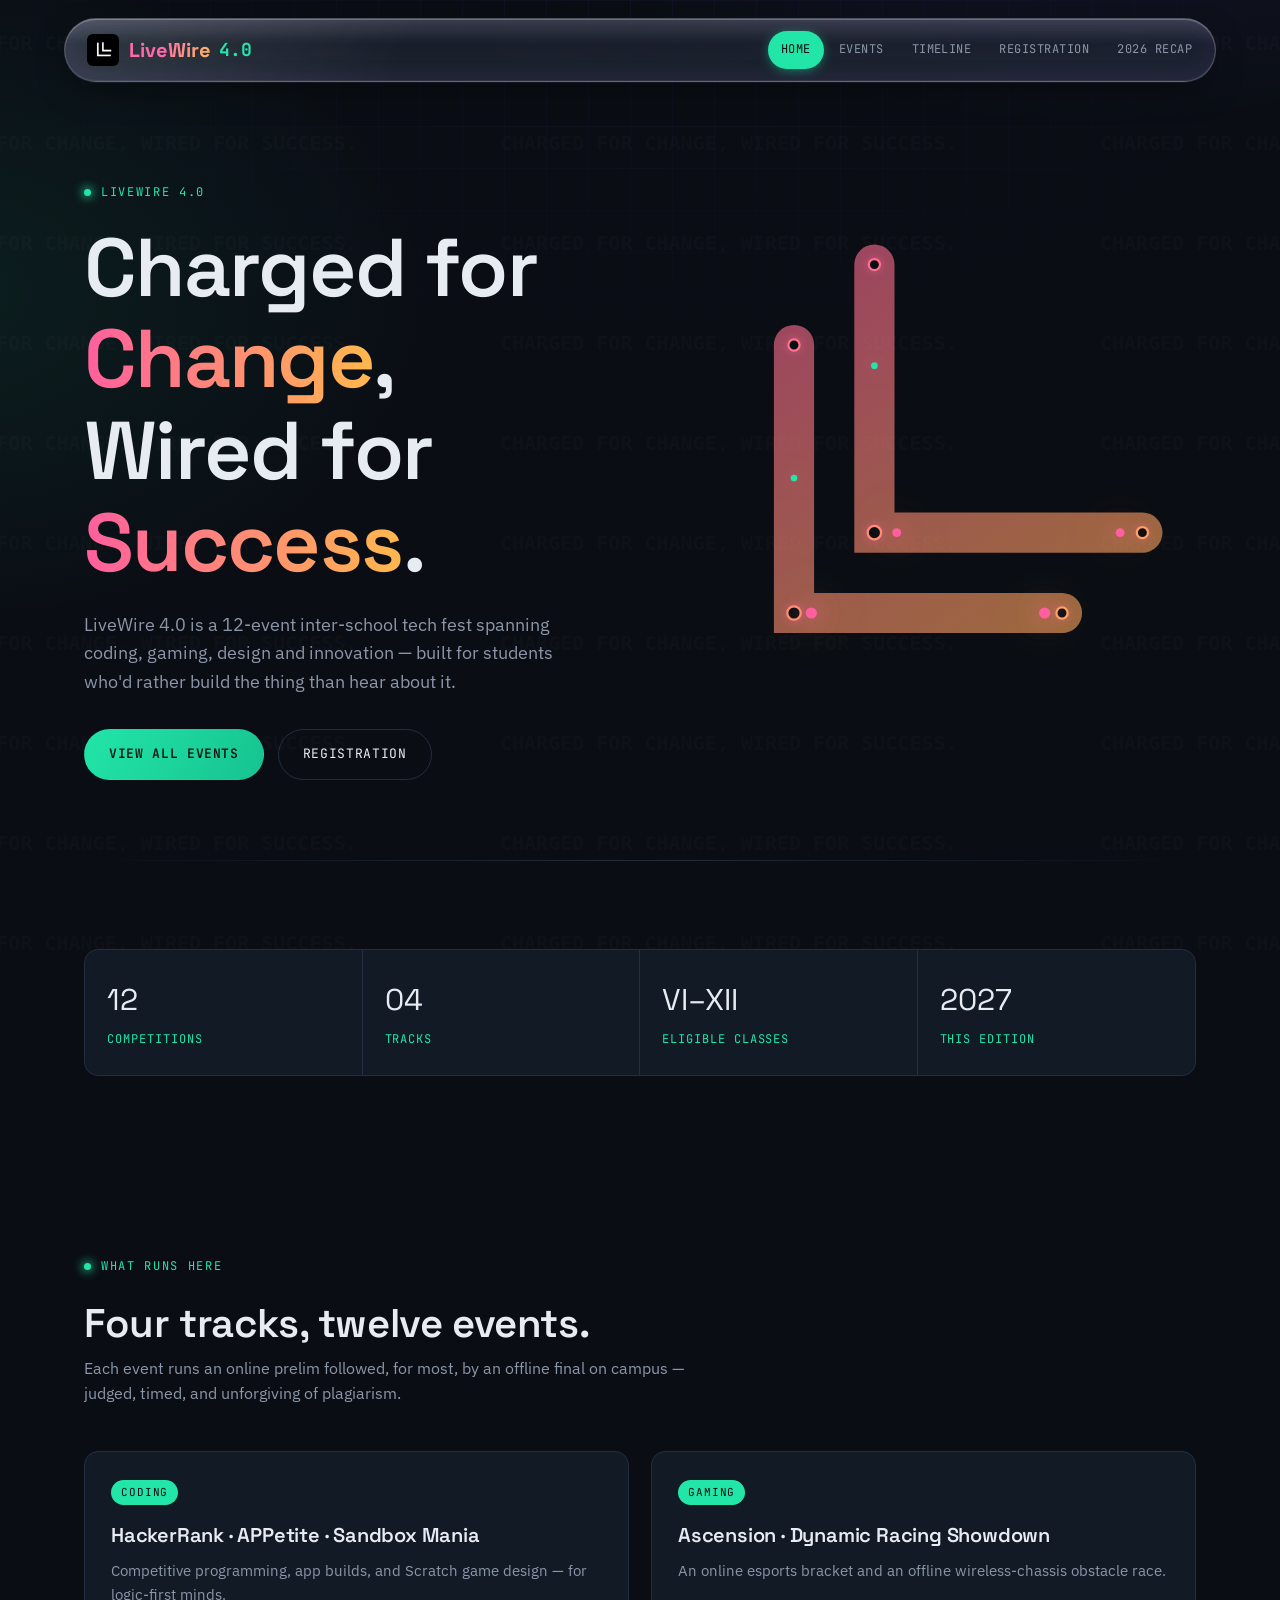
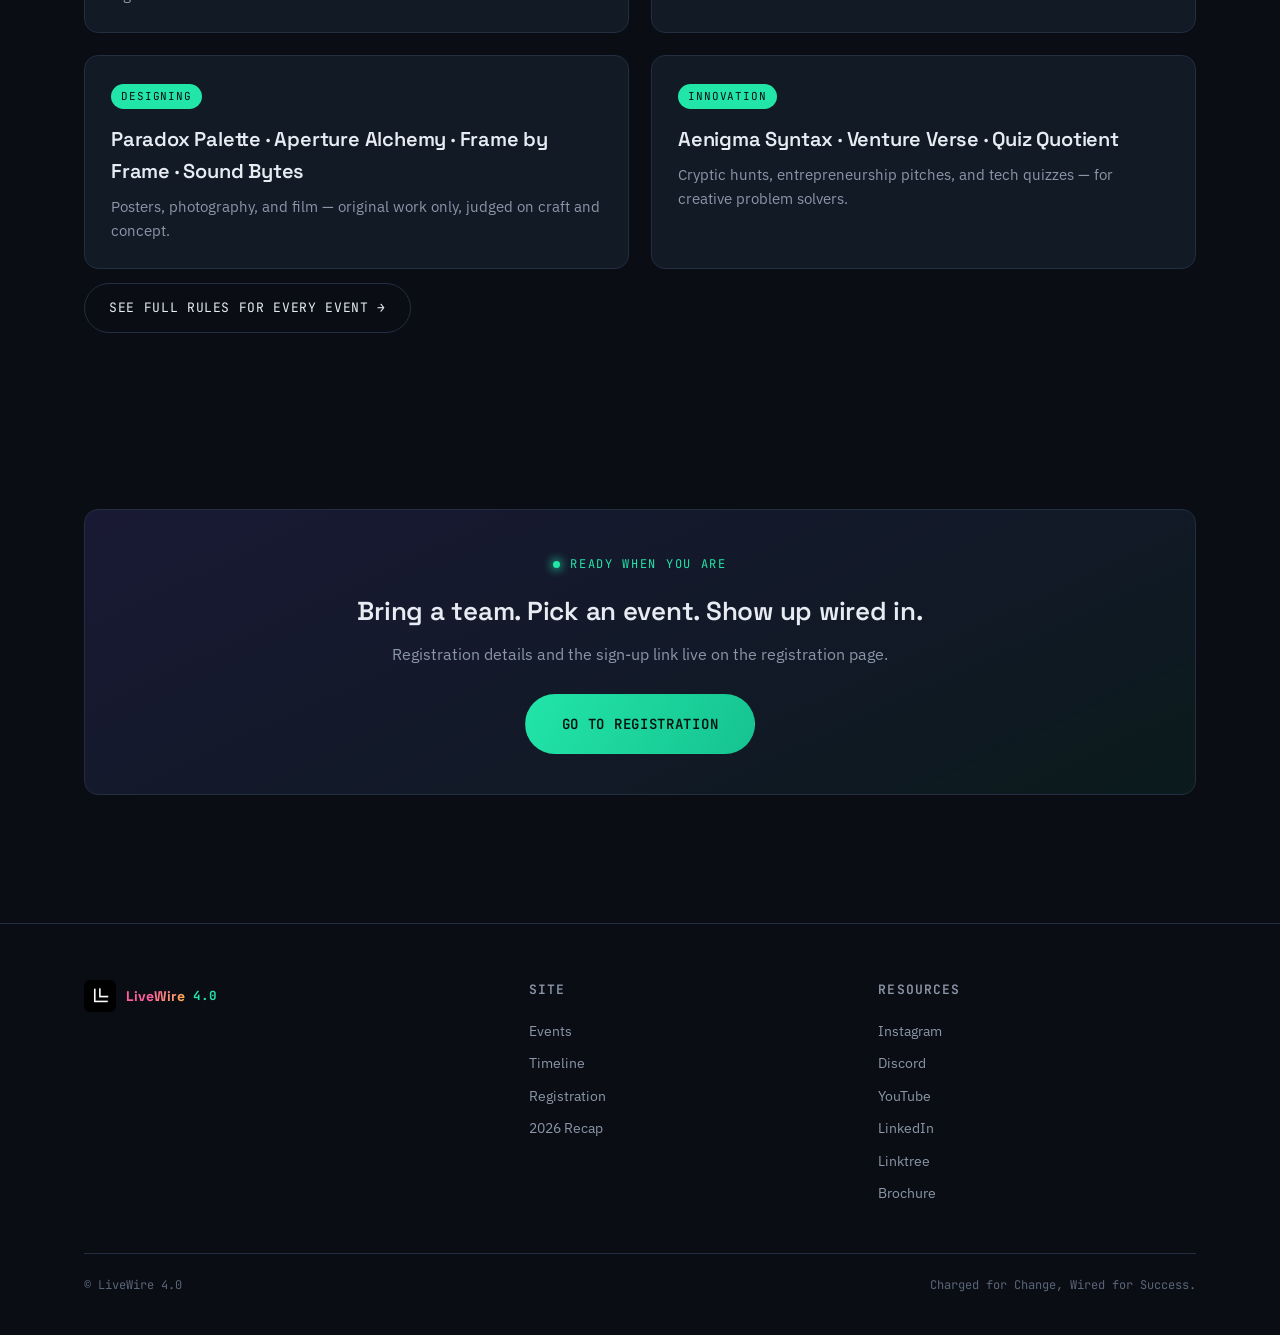
<file: index.html>
<!DOCTYPE html>
<html lang="en">

<head>
  <meta charset="UTF-8">
  <meta name="viewport" content="width=device-width, initial-scale=1.0">
  <title>LiveWire 4.0 | Charged for Change, Wired for Success</title>
  <meta name="title" content="LiveWire 4.0 | Charged for Change, Wired for Success">
  <meta name="description"
    content="Join LiveWire 4.0, a 12-event inter-school tech fest spanning coding, gaming, design and innovation.">
  <meta property="og:type" content="website">
  <meta property="og:title" content="LiveWire 4.0 | Charged for Change, Wired for Success">
  <meta property="og:description"
    content="Join LiveWire 4.0, a 12-event inter-school tech fest spanning coding, gaming, design and innovation.">
  <meta property="og:image" content="LOGO.jpg">
  <meta property="twitter:card" content="summary_large_image">
  <meta property="twitter:title" content="LiveWire 4.0 | Charged for Change, Wired for Success">
  <meta property="twitter:description"
    content="Join LiveWire 4.0, a 12-event inter-school tech fest spanning coding, gaming, design and innovation.">
  <meta property="twitter:image" content="LOGO.jpg">
  <link rel="preconnect" href="https://fonts.googleapis.com">
  <link
    href="https://fonts.googleapis.com/css2?family=Space+Grotesk:wght@500;600;700&family=IBM+Plex+Sans:wght@400;500;600&family=JetBrains+Mono:wght@400;500&display=swap"
    rel="stylesheet">
  <link rel="icon" type="image/jpeg" href="LOGO.jpg">
  <link rel="stylesheet" href="styles.css?v=1788552200000">
</head>

<body>

  <header class="site-header">
    <div class="wrap">
      <a href="index.html" class="brand">
        <img src="LOGO.jpg" alt="LiveWire" class="brand-logo">
        <span class="brand-text"><span class="l">Live</span><span class="w">Wire</span></span>
        <span class="ver">4.0</span>
      </a>
      <nav class="primary-nav">
        <a href="index.html">Home</a>
        <a href="events.html">Events</a>
        <a href="timeline.html">Timeline</a>
        <a href="registration.html">Registration</a>
        <a href="recap.html">2026 Recap</a>
      </nav>
      <button class="nav-toggle" aria-label="Toggle menu" aria-expanded="false">☰</button>
    </div>
  </header>

  <main>

    <section class="hero">
      <div class="wrap hero-grid">
        <div>
          <span class="eyebrow">LiveWire 4.0</span>
          <h1>Charged for <span class="grad-text">Change</span>,<br>Wired for <span class="grad-text">Success</span>.
          </h1>
          <p class="lede">LiveWire 4.0 is a 12-event inter-school tech fest spanning coding, gaming, design and
            innovation — built for students who'd rather build the thing than hear about it.</p>
          <div class="hero-cta">
            <a href="events.html" class="btn btn-primary">View all events</a>
            <a href="registration.html" class="btn btn-ghost">Registration</a>
          </div>
        </div>

        <div class="circuit-stage" aria-hidden="true">
          <svg viewBox="0 0 480 480" fill="none">
            <defs>
              <linearGradient id="traceGrad" x1="80" y1="0" x2="400" y2="480" gradientUnits="userSpaceOnUse">
                <stop offset="0%" stop-color="#ff5f9e" />
                <stop offset="100%" stop-color="#ffb84d" />
              </linearGradient>
              <linearGradient id="dotGrad" x1="0" y1="0" x2="1" y2="0">
                <stop offset="0%" stop-color="#ff5f9e" />
                <stop offset="100%" stop-color="#ffb84d" />
              </linearGradient>
              <!-- Left L (larger): tall vertical, horizontal base equal length -->
              <path id="logoL1" d="M 120 120 L 120 360 L 360 360" />
              <!-- Right L (smaller): shifted diagonally up and right by exact gap amount, equal lengths -->
              <path id="logoL2" d="M 192 48 L 192 288 L 432 288" />
              <!-- Reverse paths -->
              <path id="logoL1rev" d="M 360 360 L 120 360 L 120 120" />
              <path id="logoL2rev" d="M 432 288 L 192 288 L 192 48" />
            </defs>

            <!-- Left L shape -->
            <use href="#logoL1" stroke="url(#traceGrad)" stroke-width="36" stroke-linecap="round"
              stroke-linejoin="miter" fill="none" opacity="0.6" class="trace-draw d1" />
            <!-- Right L shape -->
            <use href="#logoL2" stroke="url(#traceGrad)" stroke-width="36" stroke-linecap="round"
              stroke-linejoin="miter" fill="none" opacity="0.6" class="trace-draw d2" />

            <!-- Corner nodes on left L -->
            <circle class="node logo-node" cx="120" cy="120" r="5" />
            <circle class="node logo-node" cx="120" cy="360" r="6" />
            <circle class="node logo-node" cx="360" cy="360" r="5" />
            <!-- Corner nodes on right L -->
            <circle class="node logo-node" cx="192" cy="48" r="5" />
            <circle class="node logo-node" cx="192" cy="288" r="6" />
            <circle class="node logo-node" cx="432" cy="288" r="5" />

            <!-- Animated dots on left L -->
            <circle class="pulse logo-pulse" r="5" fill="url(#dotGrad)">
              <animateMotion dur="3.6s" repeatCount="indefinite">
                <mpath href="#logoL1" />
              </animateMotion>
            </circle>
            <circle class="pulse logo-pulse" r="5" fill="url(#dotGrad)">
              <animateMotion dur="3.6s" begin="1.8s" repeatCount="indefinite">
                <mpath href="#logoL1rev" />
              </animateMotion>
            </circle>
            <!-- Animated dots on right L -->
            <circle class="pulse logo-pulse" r="4" fill="url(#dotGrad)">
              <animateMotion dur="2.8s" begin="0.4s" repeatCount="indefinite">
                <mpath href="#logoL2" />
              </animateMotion>
            </circle>
            <circle class="pulse logo-pulse" r="4" fill="url(#dotGrad)">
              <animateMotion dur="2.8s" begin="1.8s" repeatCount="indefinite">
                <mpath href="#logoL2rev" />
              </animateMotion>
            </circle>
            <!-- Extra small accent dots -->
            <circle class="pulse logo-pulse-sm" r="3" fill="#ff5f9e">
              <animateMotion dur="4.5s" begin="0.8s" repeatCount="indefinite">
                <mpath href="#logoL1" />
              </animateMotion>
            </circle>
            <circle class="pulse logo-pulse-sm" r="3" fill="#ffb84d">
              <animateMotion dur="3.8s" begin="1.2s" repeatCount="indefinite">
                <mpath href="#logoL2" />
              </animateMotion>
            </circle>
          </svg>
        </div>
      </div>
    </section>

    <div class="wrap">
      <hr class="divider">
    </div>

    <section class="reveal">
      <div class="wrap">
        <div class="stat-band">
          <div><span class="num">12</span><span class="cat">Competitions</span></div>
          <div><span class="num">04</span><span class="cat">Tracks</span></div>
          <div><span class="num">VI–XII</span><span class="cat">Eligible classes</span></div>
          <div><span class="num">2027</span><span class="cat">This edition</span></div>
        </div>
      </div>
    </section>

    <section class="reveal">
      <div class="wrap">
        <div class="section-head">
          <span class="eyebrow">What runs here</span>
          <h2>Four tracks, twelve events.</h2>
          <p>Each event runs an online prelim followed, for most, by an offline final on campus — judged, timed, and
            unforgiving of plagiarism.</p>
        </div>
        <div class="grid-2x2">
          <div class="card">
            <span class="tag">Coding</span>
            <h3>HackerRank · APPetite · Sandbox Mania</h3>
            <p>Competitive programming, app builds, and Scratch game design — for logic-first minds.</p>
          </div>
          <div class="card">
            <span class="tag">Gaming</span>
            <h3>Ascension · Dynamic Racing Showdown</h3>
            <p>An online esports bracket and an offline wireless-chassis obstacle race.</p>
          </div>
          <div class="card">
            <span class="tag">Designing</span>
            <h3>Paradox Palette · Aperture Alchemy · Frame by Frame · Sound Bytes</h3>
            <p>Posters, photography, and film — original work only, judged on craft and concept.</p>
          </div>
          <div class="card">
            <span class="tag">Innovation</span>
            <h3>Aenigma Syntax · Venture Verse · Quiz Quotient</h3>
            <p>Cryptic hunts, entrepreneurship pitches, and tech quizzes — for creative problem solvers.</p>
          </div>
        </div>
        <div style="margin-top:14px;">
          <a href="events.html" class="btn btn-ghost">See full rules for every event →</a>
        </div>
      </div>
    </section>



    <section class="reveal">
      <div class="wrap">
        <div class="reg-cta-card">
          <span class="eyebrow">Ready when you are</span>
          <h3>Bring a team. Pick an event. Show up wired in.</h3>
          <p>Registration details and the sign-up link live on the registration page.</p>
          <a href="registration.html" class="btn btn-primary big-btn">Go to registration</a>
        </div>
      </div>
    </section>

  </main>

  <footer class="site-footer">
    <div class="wrap">
      <div class="footer-grid">
        <div>
          <a href="index.html" class="brand" style="margin-bottom:10px;">
            <img src="LOGO.jpg" alt="LiveWire" class="brand-logo">
            <span class="brand-text"><span class="l">Live</span><span class="w">Wire</span></span>
            <span class="ver">4.0</span>
          </a>

        </div>
        <div>
          <h4>Site</h4>
          <a href="events.html">Events</a>
          <a href="timeline.html">Timeline</a>
          <a href="registration.html">Registration</a>
          <a href="recap.html">2026 Recap</a>
        </div>
        <div>
          <h4>Resources</h4>
          <a href="https://www.instagram.com/livewire_bgs" target="_blank">Instagram</a>
          <a href="https://discord.com/invite/5c5zXu8tNT" target="_blank">Discord</a>
          <a href="https://www.youtube.com/@TheLiveWireClub" target="_blank">YouTube</a>
          <a href="https://in.linkedin.com/company/the-live-wire-club" target="_blank">LinkedIn</a>
          <a href="https://linktr.ee/livewire.bgsips" target="_blank">Linktree</a>
          <a href="brochure.html">Brochure</a>
        </div>
      </div>
      <div class="footer-bottom">
        <span>© LiveWire 4.0</span>
        <span>Charged for Change, Wired for Success.</span>
      </div>
    </div>
  </footer>

  <script src="script.js?v=1788550014840"></script>
</body>

</html>
</file>
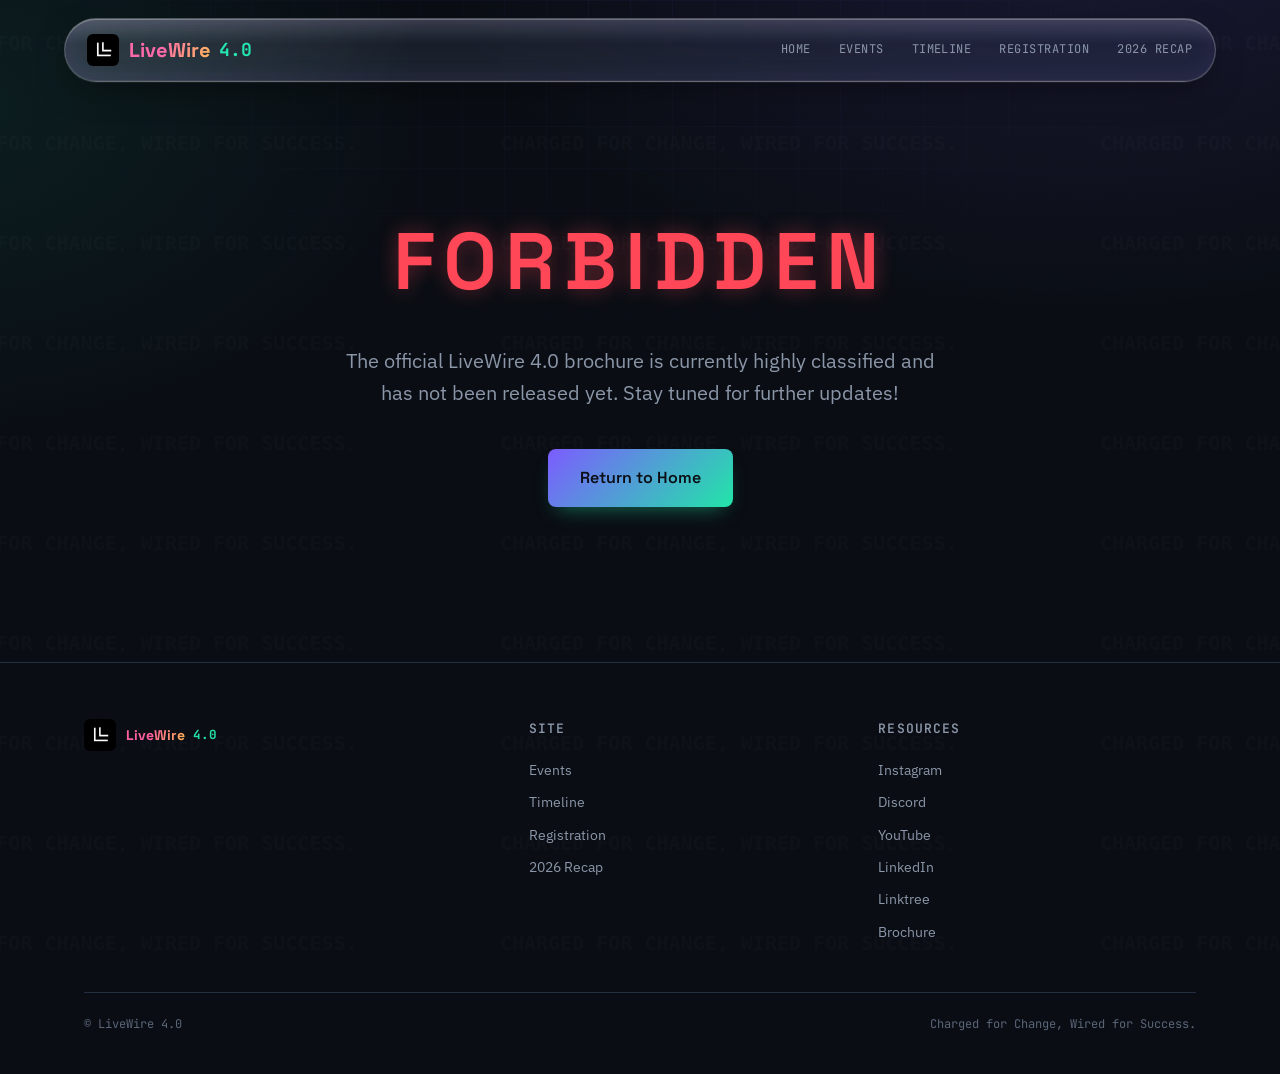
<file: brochure.html>
<!DOCTYPE html>
<html lang="en">

<head>
  <meta charset="UTF-8">
  <meta name="viewport" content="width=device-width, initial-scale=1.0">
  <title>Brochure — LiveWire 4.0</title>
  <link rel="preconnect" href="https://fonts.googleapis.com">
  <link
    href="https://fonts.googleapis.com/css2?family=Space+Grotesk:wght@500;600;700&family=IBM+Plex+Sans:wght@400;500;600&family=JetBrains+Mono:wght@400;500&display=swap"
    rel="stylesheet">
  <link rel="icon" type="image/jpeg" href="LOGO.jpg">
  <link rel="stylesheet" href="styles.css?v=1788550014838">

  <style>
    .forbidden-container {
      min-height: 60vh;
      display: flex;
      flex-direction: column;
      align-items: center;
      justify-content: center;
      text-align: center;
      padding: 40px 20px;
      overflow: hidden;
    }

    .forbidden-title {
      font-family: 'Space Grotesk', sans-serif;
      font-size: clamp(36px, 12vw, 80px);
      margin: 0;
      color: #ff4757;
      text-transform: uppercase;
      letter-spacing: 0.1em;
      word-break: break-word;
      opacity: 0;
      transform: scale(0.8) translateY(20px);
      animation: forbiddenReveal 0.8s cubic-bezier(0.175, 0.885, 0.32, 1.275) forwards;
      text-shadow: 0 0 20px rgba(255, 71, 87, 0.4);
    }

    .forbidden-message {
      font-family: 'IBM Plex Sans', sans-serif;
      font-size: 20px;
      color: var(--ink-mute);
      margin-top: 20px;
      max-width: 600px;
      opacity: 0;
      transform: translateY(20px);
      animation: fadeUp 0.6s ease forwards;
      animation-delay: 0.4s;
    }

    .return-btn-container {
      margin-top: 40px;
      opacity: 0;
      transform: translateY(20px);
      animation: fadeUp 0.6s ease forwards;
      animation-delay: 0.7s;
    }

    .return-btn {
      display: inline-block;
      padding: 16px 32px;
      background: linear-gradient(135deg, var(--violet), var(--green));
      color: var(--bg);
      font-family: 'Space Grotesk', sans-serif;
      font-size: 16px;
      font-weight: 600;
      text-decoration: none;
      border-radius: var(--radius-sm);
      transition: all 0.3s ease;
      box-shadow: 0 10px 20px -10px rgba(34, 229, 168, 0.5);
    }

    .return-btn:hover {
      transform: translateY(-4px) scale(1.05);
      box-shadow: 0 15px 30px -10px rgba(34, 229, 168, 0.7);
    }

    @keyframes forbiddenReveal {
      to {
        opacity: 1;
        transform: scale(1) translateY(0);
      }
    }

    @keyframes fadeUp {
      to {
        opacity: 1;
        transform: translateY(0);
      }
    }
  </style>
</head>

<body>

  <header class="site-header">
    <div class="wrap">
      <a href="index.html" class="brand">
        <img src="LOGO.jpg" alt="LiveWire" class="brand-logo">
        <span class="brand-text"><span class="l">Live</span><span class="w">Wire</span></span>
        <span class="ver">4.0</span>
      </a>
      <nav class="primary-nav">
        <a href="index.html">Home</a>
        <a href="events.html">Events</a>
        <a href="timeline.html">Timeline</a>
        <a href="registration.html">Registration</a>
        <a href="recap.html">2026 Recap</a>
      </nav>
      <button class="nav-toggle" aria-label="Toggle menu" aria-expanded="false">☰</button>
    </div>
  </header>

  <main>
    <section class="forbidden-container">
      <h1 class="forbidden-title">Forbidden</h1>
      <p class="forbidden-message">
        The official LiveWire 4.0 brochure is currently highly classified and has not been released yet. Stay tuned for
        further updates!
      </p>
      <div class="return-btn-container">
        <a href="index.html" class="return-btn">Return to Home</a>
      </div>
    </section>
  </main>

  <footer class="site-footer">
    <div class="wrap">
      <div class="footer-grid">
        <div>
          <a href="index.html" class="brand" style="margin-bottom:10px;">
            <img src="LOGO.jpg" alt="LiveWire" class="brand-logo">
            <span class="brand-text"><span class="l">Live</span><span class="w">Wire</span></span>
            <span class="ver">4.0</span>
          </a>
        </div>
        <div>
          <h4>Site</h4>
          <a href="events.html">Events</a>
          <a href="timeline.html">Timeline</a>
          <a href="registration.html">Registration</a>
          <a href="recap.html">2026 Recap</a>
        </div>
        <div>
          <h4>Resources</h4>
          <a href="https://www.instagram.com/livewire_bgs" target="_blank">Instagram</a>
          <a href="https://discord.com/invite/5c5zXu8tNT" target="_blank">Discord</a>
          <a href="https://www.youtube.com/@TheLiveWireClub" target="_blank">YouTube</a>
          <a href="https://in.linkedin.com/company/the-live-wire-club" target="_blank">LinkedIn</a>
          <a href="https://linktr.ee/livewire.bgsips" target="_blank">Linktree</a>
          <a href="brochure.html">Brochure</a>
        </div>
      </div>
      <div class="footer-bottom">
        <span>© LiveWire 4.0</span>
        <span>Charged for Change, Wired for Success.</span>
      </div>
    </div>
  </footer>

  <script src="script.js?v=1788550014838"></script>
</body>

</html>
</file>
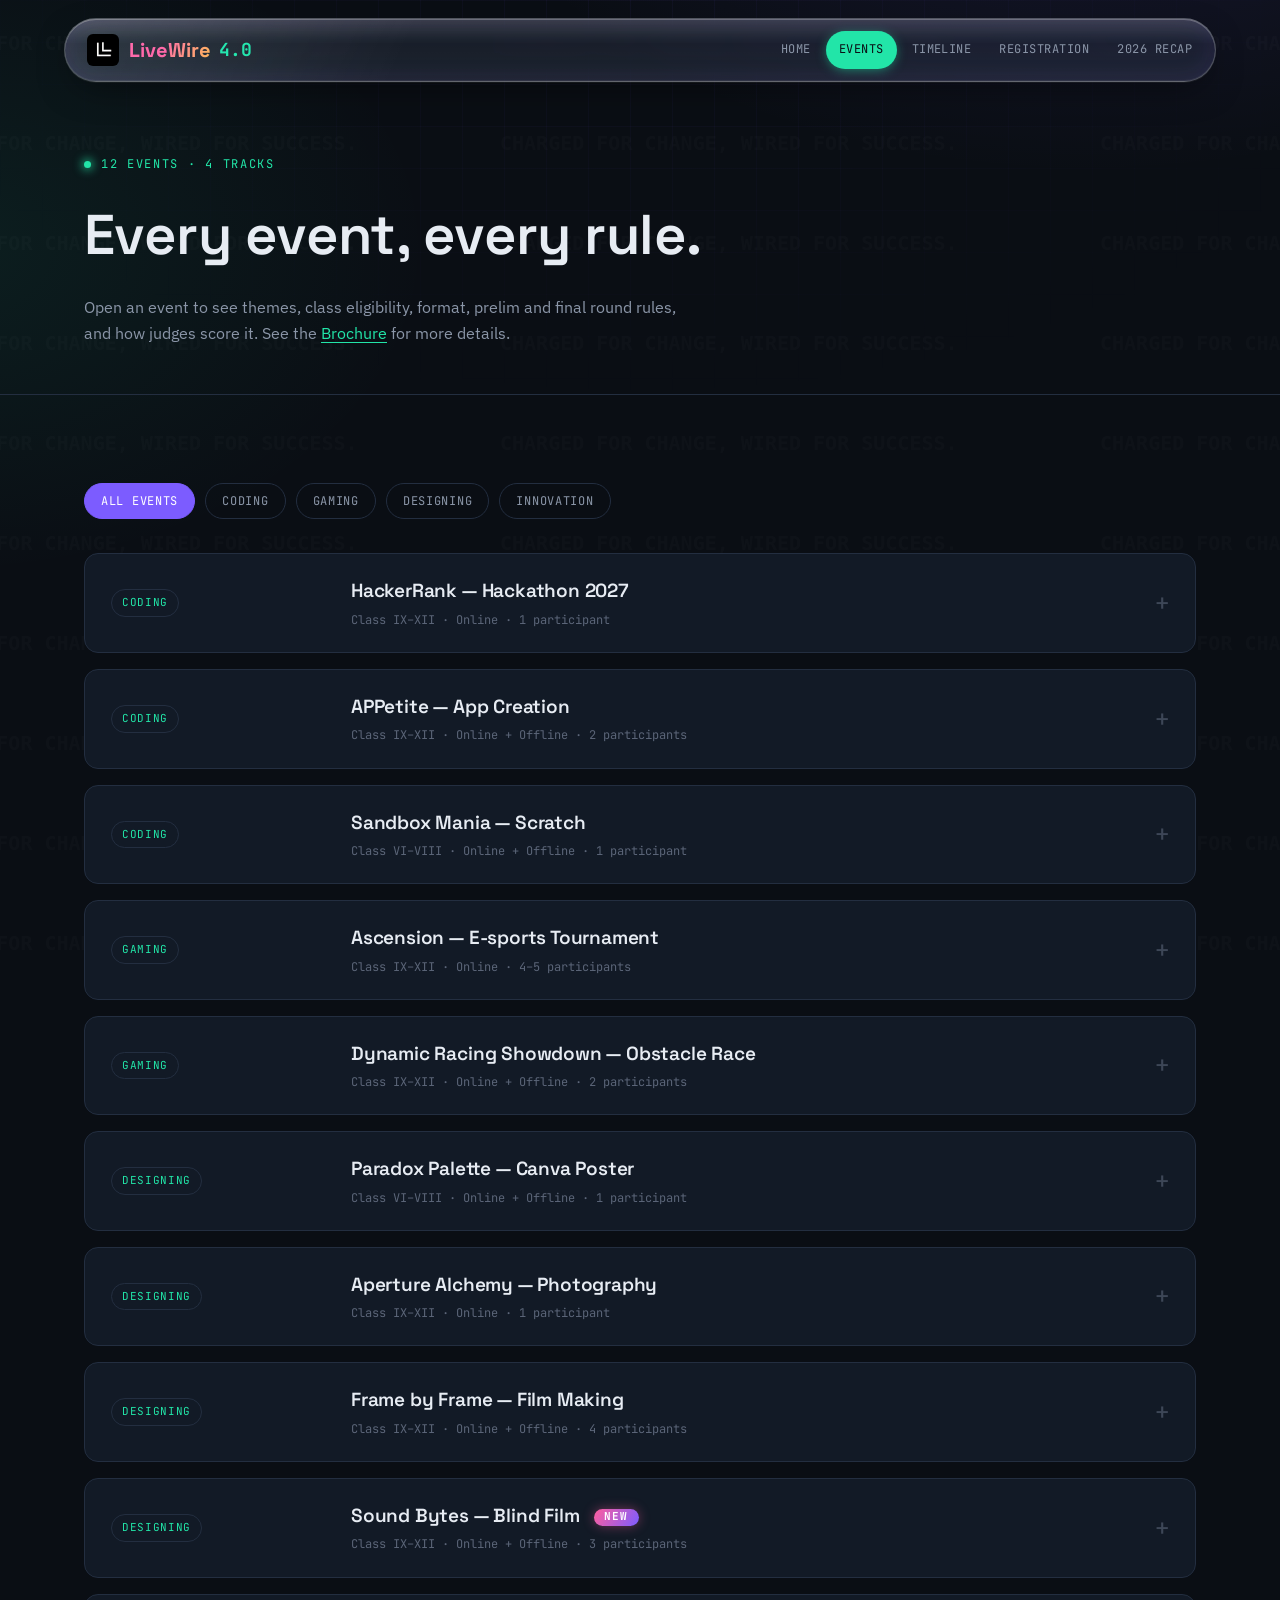
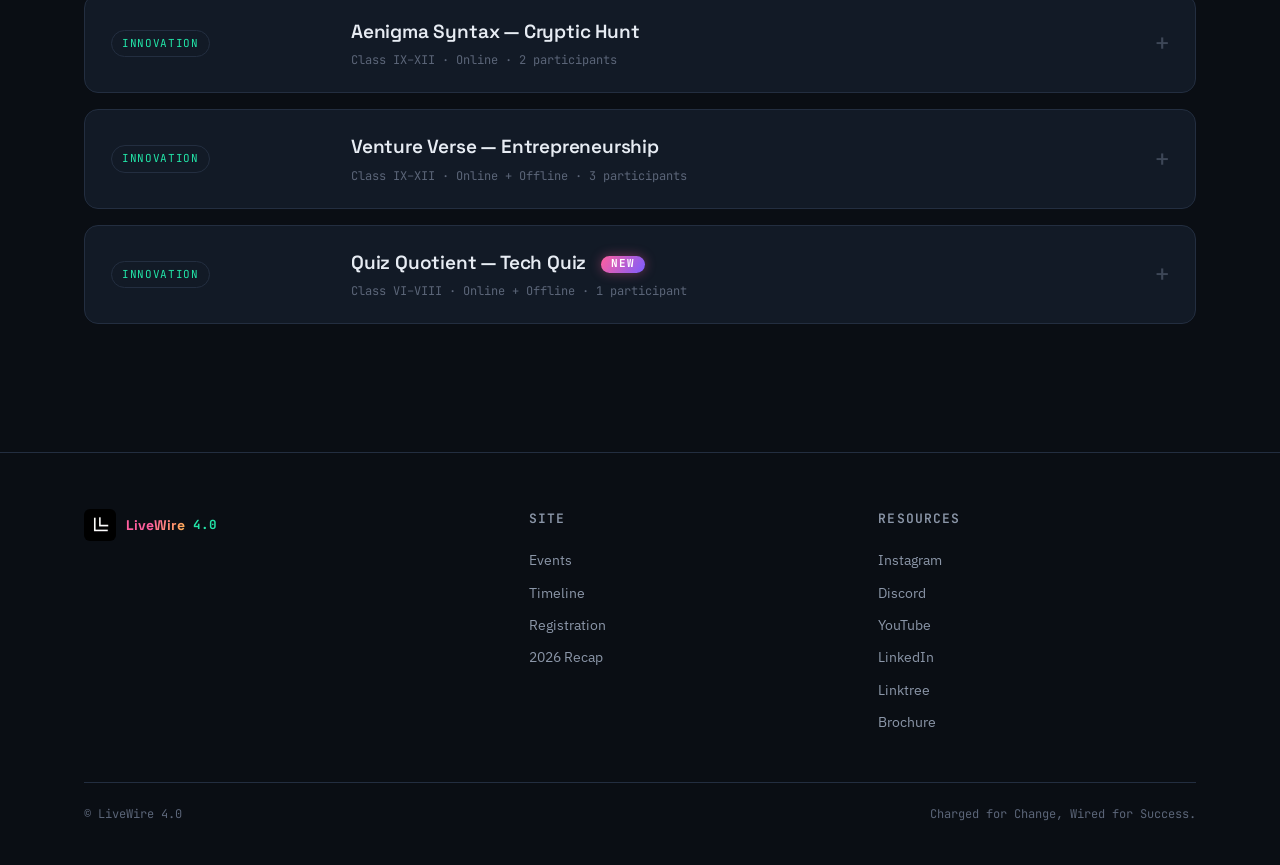
<file: events.html>
<!DOCTYPE html>
<html lang="en">

<head>
  <meta charset="UTF-8">
  <meta name="viewport" content="width=device-width, initial-scale=1.0">
  <title>Events — LiveWire 4.0</title>
  <meta name="title" content="Events — LiveWire 4.0">
  <meta name="description" content="Explore 12 competitions across 4 tracks: Coding, Gaming, Designing, and Innovation. See the rules and eligibility.">
  <meta property="og:type" content="website">
  <meta property="og:title" content="Events — LiveWire 4.0">
  <meta property="og:description" content="Explore 12 competitions across 4 tracks: Coding, Gaming, Designing, and Innovation. See the rules and eligibility.">
  <meta property="og:image" content="LOGO.jpg">
  <meta property="twitter:card" content="summary_large_image">
  <meta property="twitter:title" content="Events — LiveWire 4.0">
  <meta property="twitter:description" content="Explore 12 competitions across 4 tracks: Coding, Gaming, Designing, and Innovation. See the rules and eligibility.">
  <meta property="twitter:image" content="LOGO.jpg">
  <link rel="preconnect" href="https://fonts.googleapis.com">
  <link
    href="https://fonts.googleapis.com/css2?family=Space+Grotesk:wght@500;600;700&family=IBM+Plex+Sans:wght@400;500;600&family=JetBrains+Mono:wght@400;500&display=swap"
    rel="stylesheet">
  <link rel="icon" type="image/jpeg" href="LOGO.jpg">
  <link rel="stylesheet" href="styles.css?v=1788550014839">
</head>

<body>

  <header class="site-header">
    <div class="wrap">
      <a href="index.html" class="brand">
        <img src="LOGO.jpg" alt="LiveWire" class="brand-logo">
        <span class="brand-text"><span class="l">Live</span><span class="w">Wire</span></span>
        <span class="ver">4.0</span>
      </a>
      <nav class="primary-nav">
        <a href="index.html">Home</a>
        <a href="events.html">Events</a>
        <a href="timeline.html">Timeline</a>
        <a href="registration.html">Registration</a>
        <a href="recap.html">2026 Recap</a>
      </nav>
      <button class="nav-toggle" aria-label="Toggle menu" aria-expanded="false">☰</button>
    </div>
  </header>

  <main>
    <section class="page-hero">
      <div class="wrap">
        <span class="eyebrow">12 events · 4 tracks</span>
        <h1>Every event, every rule.</h1>
        <p>Open an event to see themes, class eligibility, format, prelim and final round rules, and how judges score
          it. See the <a href="brochure.html">Brochure</a> for more details.</p>
      </div>
    </section>

    <section>
      <div class="wrap">
        <div class="filter-row">
          <button class="filter-btn is-active" data-filter="all">All events</button>
          <button class="filter-btn" data-filter="coding">Coding</button>
          <button class="filter-btn" data-filter="gaming">Gaming</button>
          <button class="filter-btn" data-filter="designing">Designing</button>
          <button class="filter-btn" data-filter="innovation">Innovation</button>
        </div>

        <div class="event-list">

          <!-- HackerRank -->
          <div class="event-item reveal" data-category="coding">
            <details>
              <summary class="event-summary">
                <span class="tag">Coding</span>
                <div>
                  <h3>HackerRank — Hackathon 2027</h3>
                  <div class="meta">Class IX–XII · Online · 1 participant</div>
                </div>
                <span class="chev">+</span>
              </summary>
              <div class="event-body">
                <p>Solve problems in Python 3 on HackerRank under a single online round. Accuracy, efficiency and fair
                  play are scored directly; AI tools or shared solutions mean immediate disqualification.</p>
                <div class="cols">
                  <div>
                    <h4>Format</h4>
                    <ul>
                      <li>Single-round, entirely online competitive programming event.</li>
                      <li>Python 3 only — other languages or older versions aren't evaluated.</li>
                      <li>Participants need a registered, active HackerRank account beforehand.</li>
                      <li>Contest link shared on Discord 24 hours before the event.</li>
                    </ul>
                  </div>
                  <div>
                    <h4>Judged on</h4>
                    <ul>
                      <li>Test cases passed against predefined cases.</li>
                      <li>Efficiency — exceeding time/memory limits fails the case even if logic is correct.</li>
                      <li>Tie-breaker: fastest correct submission (including penalties) ranks higher.</li>
                    </ul>
                  </div>
                </div>
              </div>
            </details>
          </div>

          <!-- APPetite -->
          <div class="event-item reveal" data-category="coding">
            <details>
              <summary class="event-summary">
                <span class="tag">Coding</span>
                <div>
                  <h3>APPetite — App Creation</h3>
                  <div class="meta">Class IX–XII · Online + Offline · 2 participants</div>
                </div>
                <span class="chev">+</span>
              </summary>
              <div class="event-body">
                <p>Build an app on any development platform that solves a real problem tied to the event theme. AI may
                  be used via APIs.</p>
                <div class="cols">
                  <div>
                    <h4>Prelim round</h4>
                    <ul>
                      <li>Submit the APK, source code, and a max 2-minute explainer video.</li>
                      <li>Folder name format: schoolID_eventname.</li>
                      <li>Top five teams advance to the final round.</li>
                    </ul>
                  </div>
                  <div>
                    <h4>Final round (offline)</h4>
                    <ul>
                      <li>10-minute presentation explaining working, design and code.</li>
                      <li>A PowerPoint summarising the idea and code is required.</li>
                      <li>Judged on functionality, UI, code quality, backend, APIs, innovation and creativity.</li>
                    </ul>
                  </div>
                </div>
                <p class="blank-note">Theme not yet finalised.</p>
              </div>
            </details>
          </div>

          <!-- Sandbox Mania -->
          <div class="event-item reveal" data-category="coding">
            <details>
              <summary class="event-summary">
                <span class="tag">Coding</span>
                <div>
                  <h3>Sandbox Mania — Scratch</h3>
                  <div class="meta">Class VI–VIII · Online + Offline · 1 participant</div>
                </div>
                <span class="chev">+</span>
              </summary>
              <div class="event-body">
                <p>"Dream it. Scratch it. Build it." Design and code an original game in Scratch 3.0, built entirely
                  within the editor.</p>
                <div class="cols">
                  <div>
                    <h4>Prelim round</h4>
                    <ul>
                      <li>Game needs a start, a core mechanic, and an end — advanced logic expected.</li>
                      <li>Remixed projects or uncredited scripts = disqualification.</li>
                      <li>Submit the project file plus a 2-minute video walking through the logic.</li>
                    </ul>
                  </div>
                  <div>
                    <h4>Final round (offline)</h4>
                    <ul>
                      <li>Top five teams get 60 minutes to build a prototype around an assigned topic.</li>
                      <li>Judged on relevance, originality, gameplay/mechanics, and UX.</li>
                    </ul>
                  </div>
                </div>
                <p class="blank-note">Theme not yet finalised.</p>
              </div>
            </details>
          </div>

          <!-- Ascension -->
          <div class="event-item reveal" data-category="gaming">
            <details>
              <summary class="event-summary">
                <span class="tag">Gaming</span>
                <div>
                  <h3>Ascension — E-sports Tournament</h3>
                  <div class="meta">Class IX–XII · Online · 4–5 participants</div>
                </div>
                <span class="chev">+</span>
              </summary>
              <div class="event-body">
                <p>"Battle. Race. Outplay." An inter-school esports tournament across Valorant, Rocket League and BGMI —
                  fully online.</p>
                <div class="cols">
                  <div>
                    <h4>Valorant</h4>
                    <ul>
                      <li>Team of 5. Swiftplay prelims, single elimination.</li>
                      <li>Semis and finals run as custom matches, knockout bracket.</li>
                      <li>Map selection before matches; stable internet required.</li>
                    </ul>
                  </div>
                  <div>
                    <h4>Rocket League &amp; BGMI</h4>
                    <ul>
                      <li>Rocket League: team of 4, single-match knockout, overtime breaks ties.</li>
                      <li>BGMI: squad of 4, three matches in custom rooms, ranked by total points.</li>
                      <li>Hacks or unfair tools = disqualification across all titles.</li>
                    </ul>
                  </div>
                </div>
              </div>
            </details>
          </div>

          <!-- Dynamic Racing Showdown -->
          <div class="event-item reveal" data-category="gaming">
            <details>
              <summary class="event-summary">
                <span class="tag">Gaming</span>
                <div>
                  <h3>Dynamic Racing Showdown — Obstacle Race</h3>
                  <div class="meta">Class IX–XII · Online + Offline · 2 participants</div>
                </div>
                <span class="chev">+</span>
              </summary>
              <div class="event-body">
                <p>"Build. Race. Own the track." Teams design and race a wireless chassis through an obstacle course,
                  testing precision, power and control.</p>
                <div class="cols">
                  <div>
                    <h4>Build rules</h4>
                    <ul>
                      <li>Max weight 3 kg, dimensions 30×20×15 cm (L×W×H).</li>
                      <li>Must be wireless — no wired control permitted.</li>
                      <li>Prelim: submit a video demo explaining chassis functions and performance.</li>
                    </ul>
                  </div>
                  <div>
                    <h4>Final round (offline)</h4>
                    <ul>
                      <li>Three rounds: Round 1, semis, finals — lap times recorded each round.</li>
                      <li>Track-limit penalties: green +5s, yellow +7s, red +10s.</li>
                      <li>Only 2 members per team may enter the arena per round.</li>
                    </ul>
                  </div>
                </div>
              </div>
            </details>
          </div>

          <!-- Paradox Palette -->
          <div class="event-item reveal" data-category="designing">
            <details>
              <summary class="event-summary">
                <span class="tag">Designing</span>
                <div>
                  <h3>Paradox Palette — Canva Poster</h3>
                  <div class="meta">Class VI–VIII · Online + Offline · 1 participant</div>
                </div>
                <span class="chev">+</span>
              </summary>
              <div class="event-body">
                <p>"Poster the cosmos." An original poster design, made in Canva without using pre-built Canva
                  templates.</p>
                <div class="cols">
                  <div>
                    <h4>Prelim round</h4>
                    <ul>
                      <li>Poster must be original and expressive; theme must stay clearly evident.</li>
                      <li>Canva templates strictly prohibited.</li>
                      <li>Submit as 1080×1920 .png, plus the editable Canva link.</li>
                    </ul>
                  </div>
                  <div>
                    <h4>Final round (offline)</h4>
                    <ul>
                      <li>Top five teams get a lottery-assigned theme and 60 minutes to design.</li>
                      <li>Judged on relevance, composition, clarity, innovation and overall impact.</li>
                    </ul>
                  </div>
                </div>
                <p class="blank-note">Theme not yet finalised.</p>
              </div>
            </details>
          </div>

          <!-- Aperture Alchemy -->
          <div class="event-item reveal" data-category="designing">
            <details>
              <summary class="event-summary">
                <span class="tag">Designing</span>
                <div>
                  <h3>Aperture Alchemy — Photography</h3>
                  <div class="meta">Class IX–XII · Online · 1 participant</div>
                </div>
                <span class="chev">+</span>
              </summary>
              <div class="event-body">
                <p>"Turn moments into visual magic." One original, uncaptioned-but-titled photograph, no software edits.
                </p>
                <div class="cols">
                  <div>
                    <h4>Rules</h4>
                    <ul>
                      <li>Single online round — one original image plus a caption.</li>
                      <li>No editing software or tools of any kind.</li>
                      <li>Always ask permission before photographing people; respect declines.</li>
                    </ul>
                  </div>
                  <div>
                    <h4>Judged on</h4>
                    <ul>
                      <li>Originality and creativity.</li>
                      <li>Relevance to the topic and quality of content.</li>
                      <li>Visual appeal — top three invited to the Valedictory Ceremony.</li>
                    </ul>
                  </div>
                </div>
                <p class="blank-note">Theme not yet finalised.</p>
              </div>
            </details>
          </div>

          <!-- Frame by Frame -->
          <div class="event-item reveal" data-category="designing">
            <details>
              <summary class="event-summary">
                <span class="tag">Designing</span>
                <div>
                  <h3>Frame by Frame — Film Making</h3>
                  <div class="meta">Class IX–XII · Online + Offline · 4 participants</div>
                </div>
                <span class="chev">+</span>
              </summary>
              <div class="event-body">
                <p>"Stories in motion." An original short film, 8–10 minutes including credits, may be bilingual.</p>
                <div class="cols">
                  <div>
                    <h4>Prelim round</h4>
                    <ul>
                      <li>Theme interpretation can vary by genre, but must stay evident.</li>
                      <li>Upload unlisted on YouTube; submit the link to the host school.</li>
                    </ul>
                  </div>
                  <div>
                    <h4>Final round (offline)</h4>
                    <ul>
                      <li>Top eight teams present in front of judges, followed by Q&amp;A.</li>
                      <li>Judged on originality, relevance, quality, cinematography and story impact.</li>
                    </ul>
                  </div>
                </div>
                <p class="blank-note">Theme not yet finalised.</p>
              </div>
            </details>
          </div>

          <!-- Sound Bytes -->
          <div class="event-item reveal" data-category="designing">
            <details>
              <summary class="event-summary">
                <span class="tag">Designing</span>
                <div>
                  <h3>Sound Bytes — Blind Film <span class="new-label">NEW</span></h3>
                  <div class="meta">Class IX–XII · Online + Offline · 3 participants</div>
                </div>
                <span class="chev">+</span>
              </summary>
              <div class="event-body">
                <p>"Paint pictures with sound." Same original short-film format as Frame by Frame, built around audio
                  storytelling — 8–10 minutes, may be bilingual.</p>
                <div class="cols">
                  <div>
                    <h4>Prelim round</h4>
                    <ul>
                      <li>Original and creative; theme must be evident regardless of genre.</li>
                      <li>Upload unlisted on YouTube; submit the link to the host school.</li>
                    </ul>
                  </div>
                  <div>
                    <h4>Final round (offline)</h4>
                    <ul>
                      <li>Top six teams present in front of judges, followed by Q&amp;A.</li>
                      <li>Judged on originality, relevance, quality and story impact.</li>
                    </ul>
                  </div>
                </div>
                <p class="blank-note">Theme not yet finalised.</p>
              </div>
            </details>
          </div>

          <!-- Aenigma Syntax -->
          <div class="event-item reveal" data-category="innovation">
            <details>
              <summary class="event-summary">
                <span class="tag">Innovation</span>
                <div>
                  <h3>Aenigma Syntax — Cryptic Hunt</h3>
                  <div class="meta">Class IX–XII · Online · 2 participants</div>
                </div>
                <span class="chev">+</span>
              </summary>
              <div class="event-body">
                <p>"Decode. Logic. Conquer. Triumph." An interactive online cryptic hunt — six levels, each with 2–3
                  sublevels, solved by searching the web and decoding ciphers.</p>
                <div class="cols">
                  <div>
                    <h4>Format</h4>
                    <ul>
                      <li>Single round, timebound — link shared on Discord, timer starts immediately.</li>
                      <li>No collaboration with other competitors.</li>
                      <li>Up to 5 clues per level, each adding 15 minutes to the timer.</li>
                    </ul>
                  </div>
                  <div>
                    <h4>Rules</h4>
                    <ul>
                      <li>Winner: fastest finish or most levels cleared.</li>
                      <li>No trespassing on private online property.</li>
                      <li>Cite sources when using search engines or online tools to solve levels.</li>
                    </ul>
                  </div>
                </div>
              </div>
            </details>
          </div>

          <!-- Venture Verse -->
          <div class="event-item reveal" data-category="innovation">
            <details>
              <summary class="event-summary">
                <span class="tag">Innovation</span>
                <div>
                  <h3>Venture Verse — Entrepreneurship</h3>
                  <div class="meta">Class IX–XII · Online + Offline · 3 participants</div>
                </div>
                <span class="chev">+</span>
              </summary>
              <div class="event-body">
                <p>"Pitch future-shaping ideas." Build a working website prototype for a business idea, incorporating
                  open-source LLMs/SLMs or generative AI if relevant.</p>
                <div class="cols">
                  <div>
                    <h4>Prelim round</h4>
                    <ul>
                      <li>Submit a 5–6 minute video covering business model and profitability.</li>
                    </ul>
                  </div>
                  <div>
                    <h4>Final round (offline)</h4>
                    <ul>
                      <li>Top 5 teams pitch for 10–15 minutes in front of judges.</li>
                      <li>The website prototype must present all business factors across separate pages.</li>
                      <li>Judged on originality, business model, revenue potential and pitch quality.</li>
                    </ul>
                  </div>
                </div>
                <p class="blank-note">Theme not yet finalised.</p>
              </div>
            </details>
          </div>

          <!-- Quiz Quotient -->
          <div class="event-item reveal" data-category="innovation">
            <details>
              <summary class="event-summary">
                <span class="tag">Innovation</span>
                <div>
                  <h3>Quiz Quotient — Tech Quiz <span class="new-label">NEW</span></h3>
                  <div class="meta">Class VI–VIII · Online + Offline · 1 participant</div>
                </div>
                <span class="chev">+</span>
              </summary>
              <div class="event-body">
                <p>"Outthink, outquiz, outshine." A camera-on, solo tech quiz — 30 questions in 45 minutes for the
                  prelim round.</p>
                <div class="cols">
                  <div>
                    <h4>Prelim round</h4>
                    <ul>
                      <li>Participant must be alone with camera on throughout.</li>
                      <li>Collaboration of any kind = immediate disqualification.</li>
                    </ul>
                  </div>
                  <div>
                    <h4>Final round (offline)</h4>
                    <ul>
                      <li>Rapid-fire round — highest score across 20 questions wins.</li>
                      <li>Judged on creativity, detailing of answers, and clarity of interpretation.</li>
                    </ul>
                  </div>
                </div>
                <p class="blank-note">Theme not yet finalised.</p>
              </div>
            </details>
          </div>

        </div>
      </div>
    </section>
  </main>

  <footer class="site-footer">
    <div class="wrap">
      <div class="footer-grid">
        <div>
          <a href="index.html" class="brand" style="margin-bottom:10px;">
            <img src="LOGO.jpg" alt="LiveWire" class="brand-logo">
            <span class="brand-text"><span class="l">Live</span><span class="w">Wire</span></span>
            <span class="ver">4.0</span>
          </a>

        </div>
        <div>
          <h4>Site</h4>
          <a href="events.html">Events</a>
          <a href="timeline.html">Timeline</a>
          <a href="registration.html">Registration</a>
          <a href="recap.html">2026 Recap</a>
        </div>
        <div>
          <h4>Resources</h4>
          <a href="https://www.instagram.com/livewire_bgs" target="_blank">Instagram</a>
          <a href="https://discord.com/invite/5c5zXu8tNT" target="_blank">Discord</a>
          <a href="https://www.youtube.com/@TheLiveWireClub" target="_blank">YouTube</a>
          <a href="https://in.linkedin.com/company/the-live-wire-club" target="_blank">LinkedIn</a>
          <a href="https://linktr.ee/livewire.bgsips" target="_blank">Linktree</a>
          <a href="brochure.html">Brochure</a>
        </div>
      </div>
      <div class="footer-bottom">
        <span>© LiveWire 4.0</span>
        <span>Charged for Change, Wired for Success.</span>
      </div>
    </div>
  </footer>

  <script src="script.js?v=1788550014839"></script>
</body>

</html>
</file>
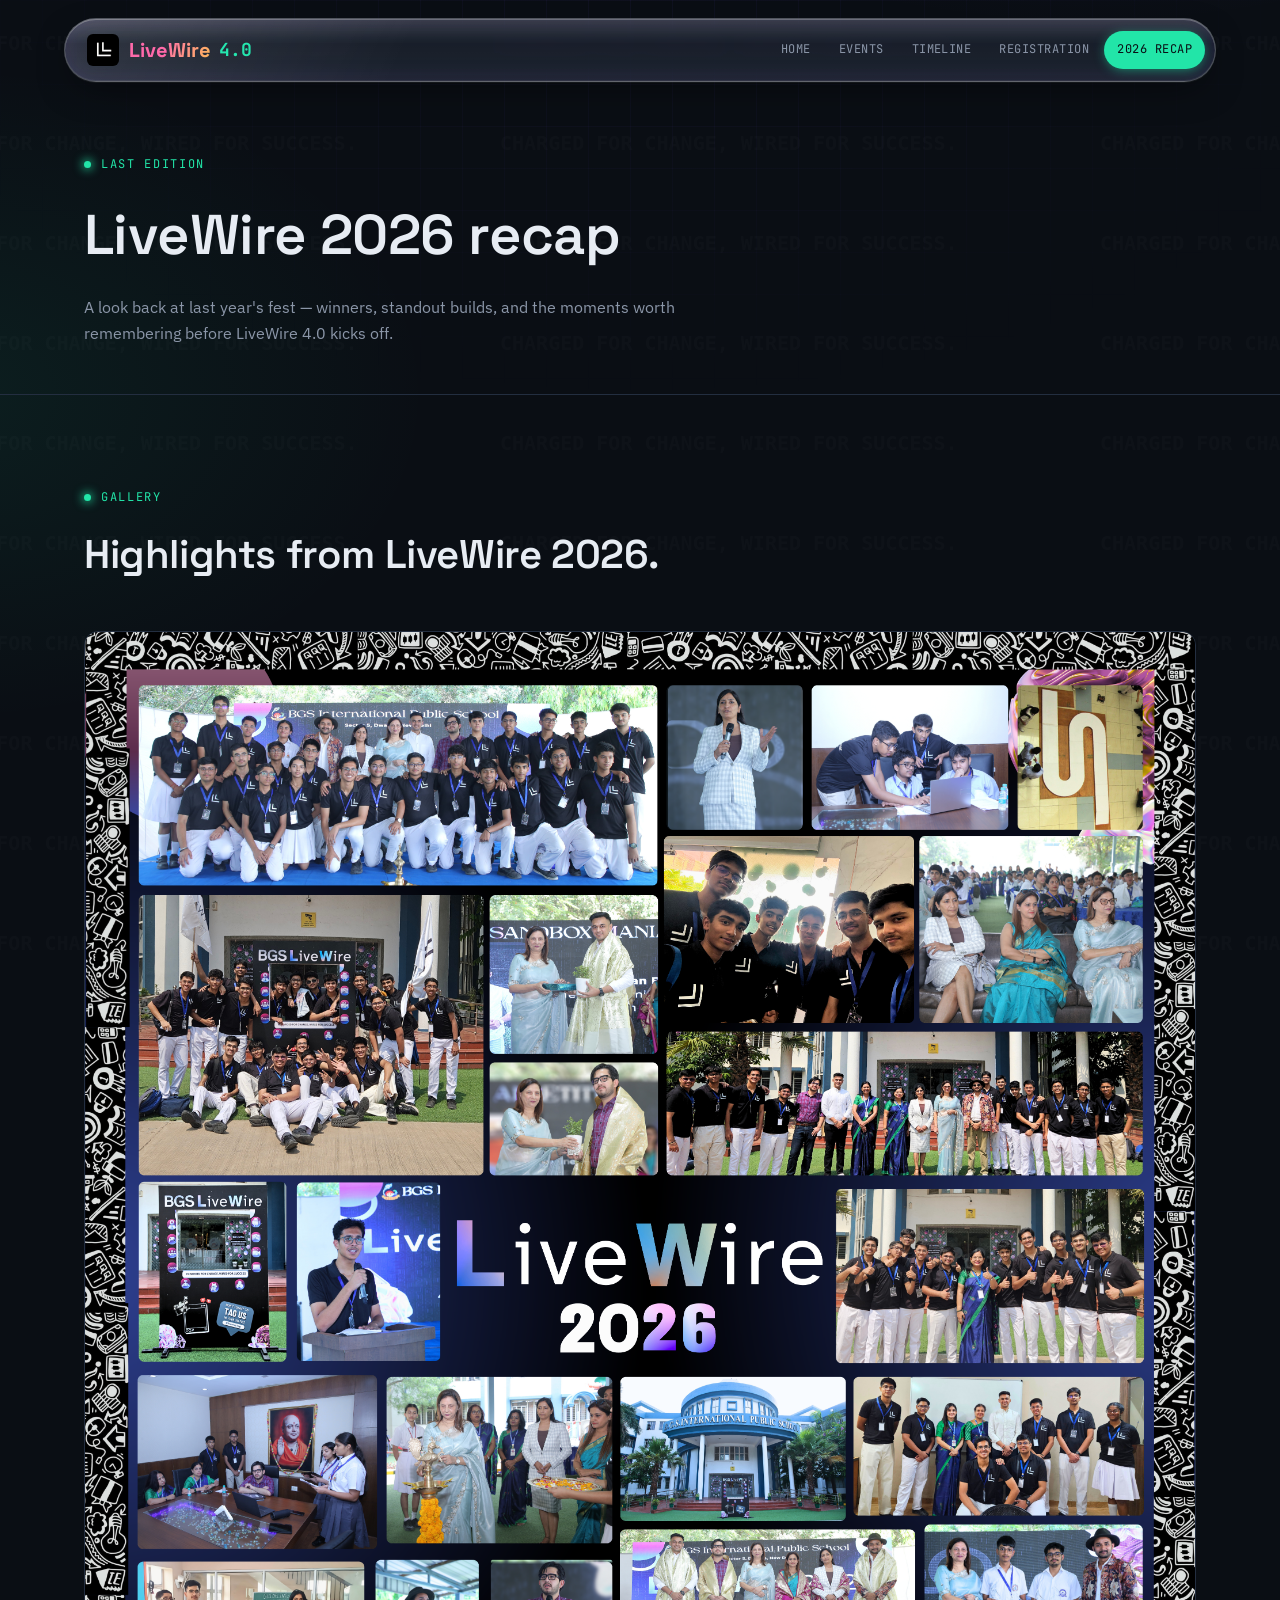
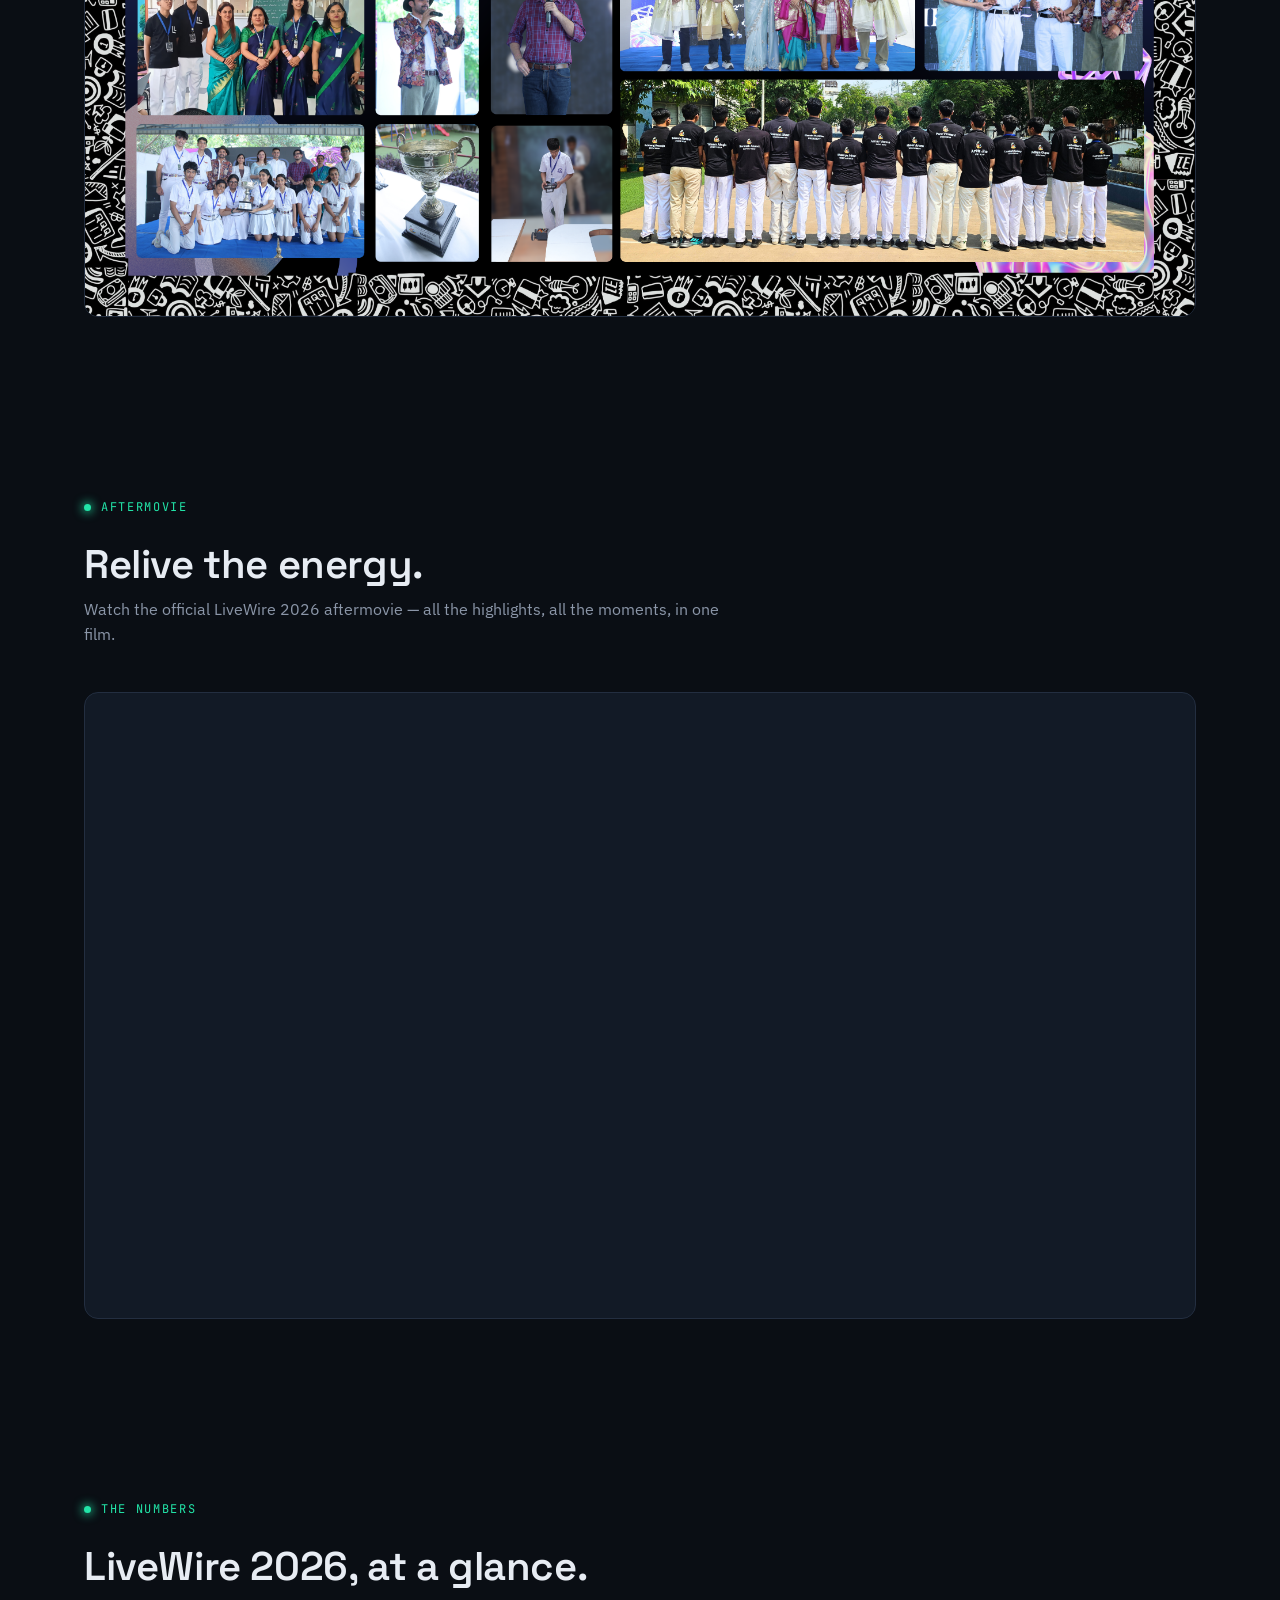
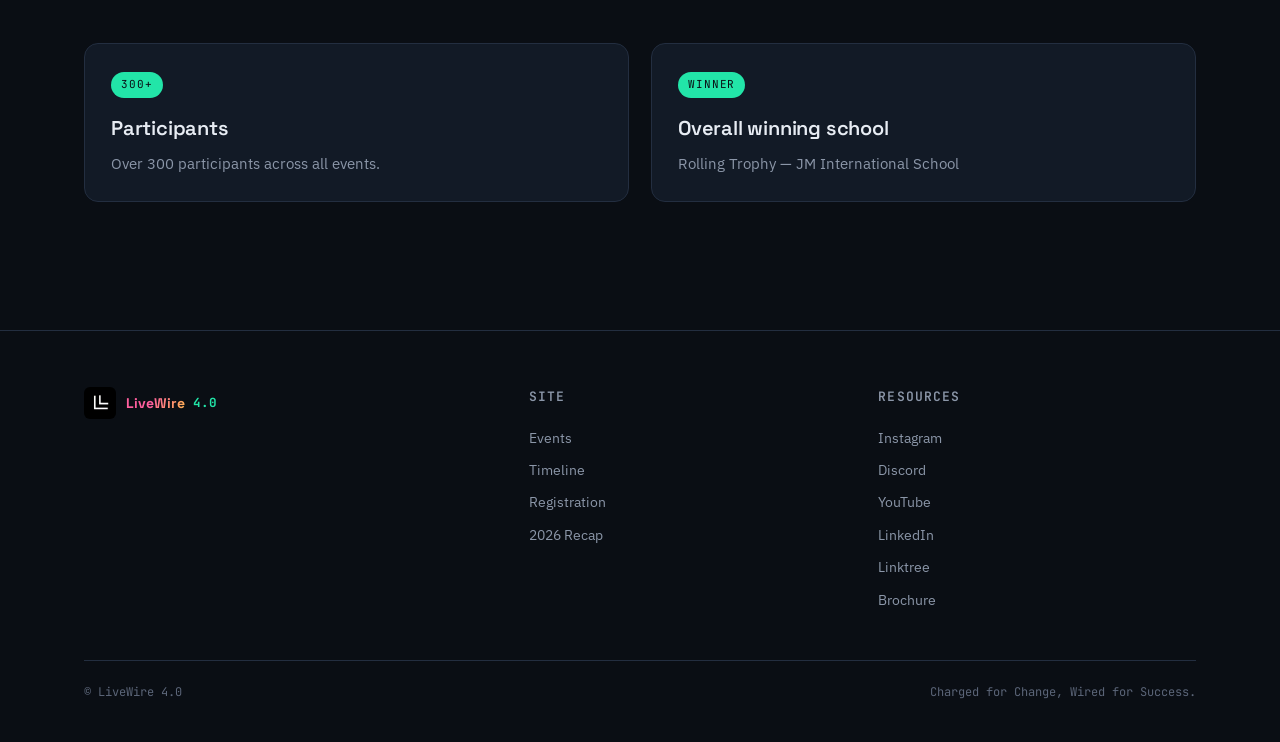
<file: recap.html>
<!DOCTYPE html>
<html lang="en">

<head>
  <meta charset="UTF-8">
  <meta name="viewport" content="width=device-width, initial-scale=1.0">
  <title>2026 Recap — LiveWire 4.0</title>
  <meta name="title" content="2026 Recap — LiveWire">
  <meta name="description" content="Relive the highlights of last year's LiveWire event. See the winners, memories, and tech showcases.">
  <meta property="og:type" content="website">
  <meta property="og:title" content="2026 Recap — LiveWire">
  <meta property="og:description" content="Relive the highlights of last year's LiveWire event. See the winners, memories, and tech showcases.">
  <meta property="og:image" content="LOGO.jpg">
  <meta property="twitter:card" content="summary_large_image">
  <meta property="twitter:title" content="2026 Recap — LiveWire">
  <meta property="twitter:description" content="Relive the highlights of last year's LiveWire event. See the winners, memories, and tech showcases.">
  <meta property="twitter:image" content="LOGO.jpg">
  <link rel="preconnect" href="https://fonts.googleapis.com">
  <link
    href="https://fonts.googleapis.com/css2?family=Space+Grotesk:wght@500;600;700&family=IBM+Plex+Sans:wght@400;500;600&family=JetBrains+Mono:wght@400;500&display=swap"
    rel="stylesheet">
  <link rel="icon" type="image/jpeg" href="LOGO.jpg">
  <link rel="stylesheet" href="styles.css?v=1788550014841">
</head>

<body>

  <header class="site-header">
    <div class="wrap">
      <a href="index.html" class="brand">
        <img src="LOGO.jpg" alt="LiveWire" class="brand-logo">
        <span class="brand-text"><span class="l">Live</span><span class="w">Wire</span></span>
        <span class="ver">4.0</span>
      </a>
      <nav class="primary-nav">
        <a href="index.html">Home</a>
        <a href="events.html">Events</a>
        <a href="timeline.html">Timeline</a>
        <a href="registration.html">Registration</a>
        <a href="recap.html">2026 Recap</a>
      </nav>
      <button class="nav-toggle" aria-label="Toggle menu" aria-expanded="false">☰</button>
    </div>
  </header>

  <main>
    <section class="page-hero">
      <div class="wrap">
        <span class="eyebrow">Last edition</span>
        <h1>LiveWire 2026 recap</h1>
        <p>A look back at last year's fest — winners, standout builds, and the moments worth remembering before LiveWire
          4.0 kicks off.</p>
      </div>
    </section>

    <section class="reveal">
      <div class="wrap">
        <div class="section-head">
          <span class="eyebrow">Gallery</span>
          <h2>Highlights from LiveWire 2026.</h2>
        </div>
        <div class="recap-hero-img">
          <img src="CS Lab Collage 2026.png" alt="LiveWire 2026 CS Lab Collage" loading="lazy">
        </div>
      </div>
    </section>

    <section class="reveal">
      <div class="wrap">
        <div class="section-head">
          <span class="eyebrow">Aftermovie</span>
          <h2>Relive the energy.</h2>
          <p>Watch the official LiveWire 2026 aftermovie — all the highlights, all the moments, in one film.</p>
        </div>
        <div class="video-embed">
          <iframe src="https://www.youtube-nocookie.com/embed/Rave6Dm3svk" title="LiveWire 2026 Aftermovie"
            frameborder="0"
            allow="accelerometer; autoplay; clipboard-write; encrypted-media; gyroscope; picture-in-picture; web-share"
            referrerpolicy="strict-origin-when-cross-origin" allowfullscreen></iframe>
        </div>
      </div>
    </section>

    <section class="reveal">
      <div class="wrap">
        <div class="section-head">
          <span class="eyebrow">The numbers</span>
          <h2>LiveWire 2026, at a glance.</h2>
        </div>
        <div class="grid-2">
          <div class="card">
            <span class="tag">300+</span>
            <h3>Participants</h3>
            <p>Over 300 participants across all events.</p>
          </div>
          <div class="card">
            <span class="tag">Winner</span>
            <h3>Overall winning school</h3>
            <p>Rolling Trophy — JM International School</p>
          </div>
        </div>
      </div>
    </section>
  </main>

  <footer class="site-footer">
    <div class="wrap">
      <div class="footer-grid">
        <div>
          <a href="index.html" class="brand" style="margin-bottom:10px;">
            <img src="LOGO.jpg" alt="LiveWire" class="brand-logo">
            <span class="brand-text"><span class="l">Live</span><span class="w">Wire</span></span>
            <span class="ver">4.0</span>
          </a>

        </div>
        <div>
          <h4>Site</h4>
          <a href="events.html">Events</a>
          <a href="timeline.html">Timeline</a>
          <a href="registration.html">Registration</a>
          <a href="recap.html">2026 Recap</a>
        </div>
        <div>
          <h4>Resources</h4>
          <a href="https://www.instagram.com/livewire_bgs" target="_blank">Instagram</a>
          <a href="https://discord.com/invite/5c5zXu8tNT" target="_blank">Discord</a>
          <a href="https://www.youtube.com/@TheLiveWireClub" target="_blank">YouTube</a>
          <a href="https://in.linkedin.com/company/the-live-wire-club" target="_blank">LinkedIn</a>
          <a href="https://linktr.ee/livewire.bgsips" target="_blank">Linktree</a>
          <a href="brochure.html">Brochure</a>
        </div>
      </div>
      <div class="footer-bottom">
        <span>© LiveWire 4.0</span>
        <span>Charged for Change, Wired for Success.</span>
      </div>
    </div>
  </footer>

  <script src="script.js?v=1788550014841"></script>
</body>

</html>
</file>
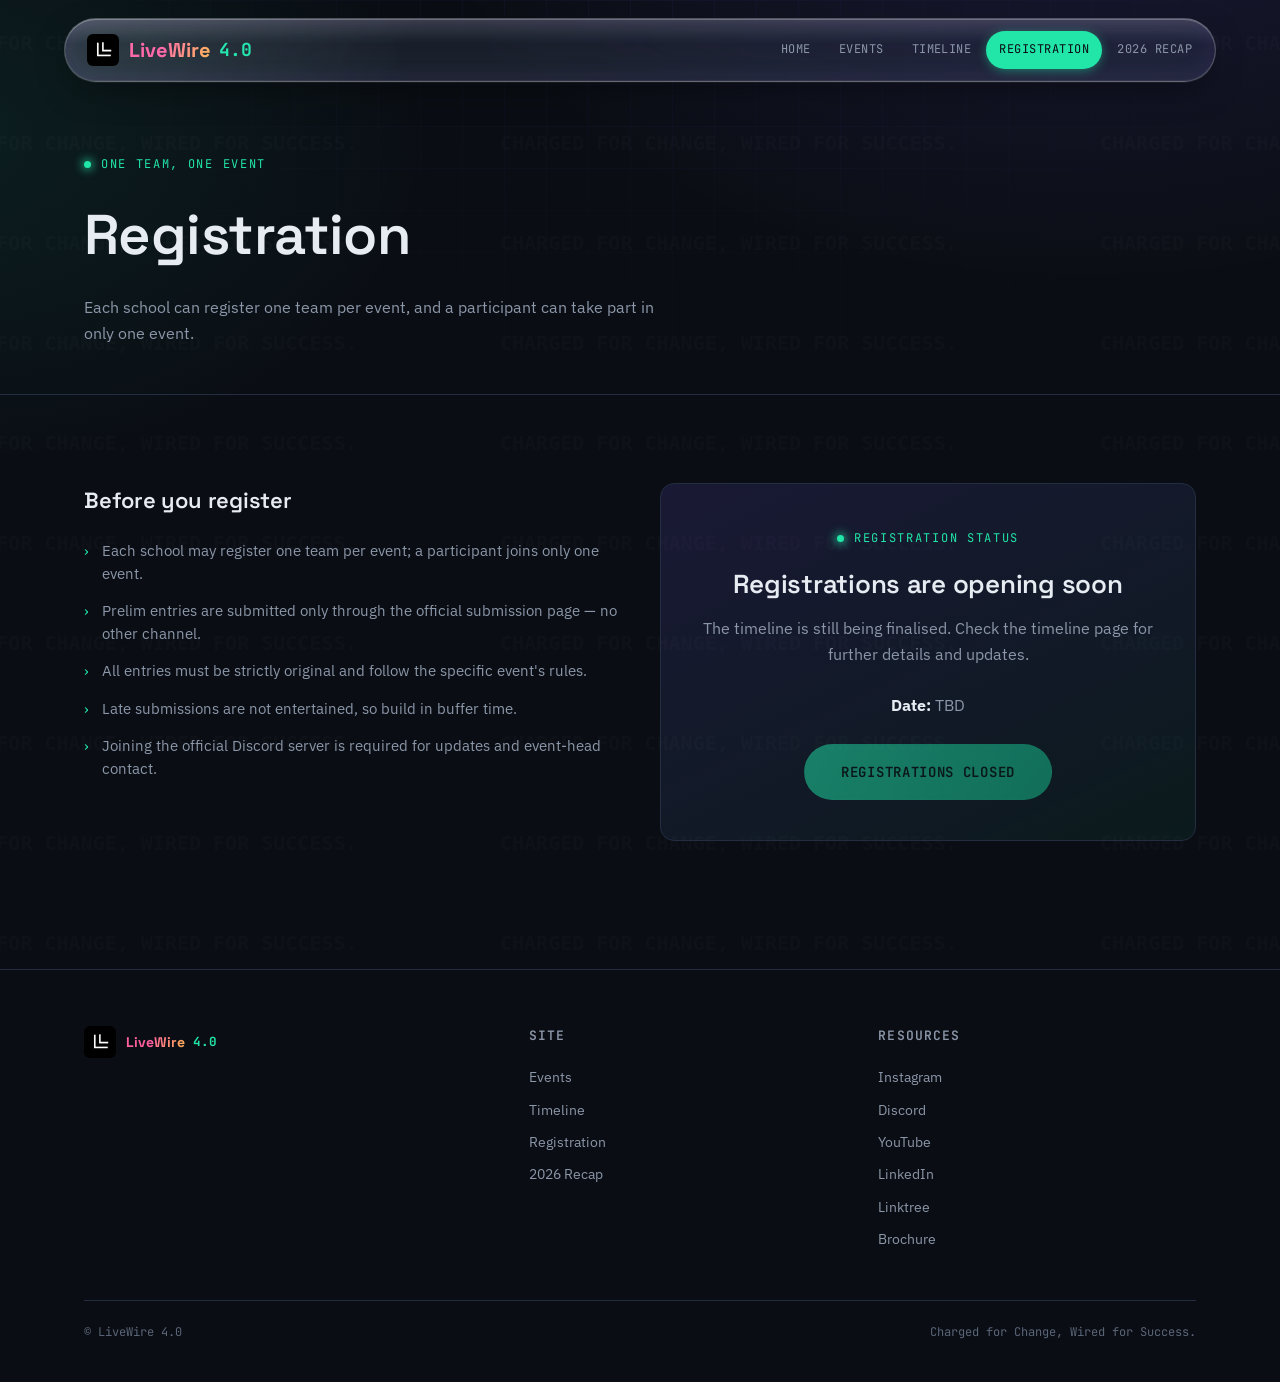
<file: registration.html>
<!DOCTYPE html>
<html lang="en">

<head>
  <meta charset="UTF-8">
  <meta name="viewport" content="width=device-width, initial-scale=1.0">
  <title>Registration — LiveWire 4.0</title>
  <meta name="title" content="Registration — LiveWire 4.0">
  <meta name="description"
    content="Register your team for LiveWire 4.0. Pick your events and prepare to show up wired in.">
  <meta property="og:type" content="website">
  <meta property="og:title" content="Registration — LiveWire 4.0">
  <meta property="og:description"
    content="Register your team for LiveWire 4.0. Pick your events and prepare to show up wired in.">
  <meta property="og:image" content="LOGO.jpg">
  <meta property="twitter:card" content="summary_large_image">
  <meta property="twitter:title" content="Registration — LiveWire 4.0">
  <meta property="twitter:description"
    content="Register your team for LiveWire 4.0. Pick your events and prepare to show up wired in.">
  <meta property="twitter:image" content="LOGO.jpg">
  <link rel="preconnect" href="https://fonts.googleapis.com">
  <link
    href="https://fonts.googleapis.com/css2?family=Space+Grotesk:wght@500;600;700&family=IBM+Plex+Sans:wght@400;500;600&family=JetBrains+Mono:wght@400;500&display=swap"
    rel="stylesheet">
  <link rel="icon" type="image/jpeg" href="LOGO.jpg">
  <link rel="stylesheet" href="styles.css?v=1788550014844">
</head>

<body>

  <header class="site-header">
    <div class="wrap">
      <a href="index.html" class="brand">
        <img src="LOGO.jpg" alt="LiveWire" class="brand-logo">
        <span class="brand-text"><span class="l">Live</span><span class="w">Wire</span></span>
        <span class="ver">4.0</span>
      </a>
      <nav class="primary-nav">
        <a href="index.html">Home</a>
        <a href="events.html">Events</a>
        <a href="timeline.html">Timeline</a>
        <a href="registration.html">Registration</a>
        <a href="recap.html">2026 Recap</a>
      </nav>
      <button class="nav-toggle" aria-label="Toggle menu" aria-expanded="false">☰</button>
    </div>
  </header>

  <main>
    <section class="page-hero">
      <div class="wrap">
        <span class="eyebrow">One team, one event</span>
        <h1>Registration</h1>
        <p>Each school can register one team per event, and a participant can take part in only one event.</p>
      </div>
    </section>

    <section class="reveal">
      <div class="wrap reg-panel">
        <div>
          <h2 style="font-size:22px; margin-bottom:20px;">Before you register</h2>
          <ul class="reg-list">
            <li>Each school may register one team per event; a participant joins only one event.</li>
            <li>Prelim entries are submitted only through the official submission page — no other channel.</li>
            <li>All entries must be strictly original and follow the specific event's rules.</li>
            <li>Late submissions are not entertained, so build in buffer time.</li>
            <li>Joining the official Discord server is required for updates and event-head contact.</li>
          </ul>
        </div>

        <div class="reg-cta-card">
          <span class="eyebrow" style="color: var(--green);">Registration Status</span>
          <h3>Registrations are opening soon</h3>
          <p>The timeline is still being finalised. Check the timeline page for further details and updates.
            <br><br><strong style="color: var(--ink);">Date:</strong> TBD
          </p>
          <button class="btn btn-primary big-btn" style="opacity: 0.5; cursor: not-allowed;" disabled>
            <span class="btn-label">Registrations Closed</span>
          </button>
        </div>
      </div>
    </section>
  </main>

  <footer class="site-footer">
    <div class="wrap">
      <div class="footer-grid">
        <div>
          <a href="index.html" class="brand" style="margin-bottom:10px;">
            <img src="LOGO.jpg" alt="LiveWire" class="brand-logo">
            <span class="brand-text"><span class="l">Live</span><span class="w">Wire</span></span>
            <span class="ver">4.0</span>
          </a>

        </div>
        <div>
          <h4>Site</h4>
          <a href="events.html">Events</a>
          <a href="timeline.html">Timeline</a>
          <a href="registration.html">Registration</a>
          <a href="recap.html">2026 Recap</a>
        </div>
        <div>
          <h4>Resources</h4>
          <a href="https://www.instagram.com/livewire_bgs" target="_blank">Instagram</a>
          <a href="https://discord.com/invite/5c5zXu8tNT" target="_blank">Discord</a>
          <a href="https://www.youtube.com/@TheLiveWireClub" target="_blank">YouTube</a>
          <a href="https://in.linkedin.com/company/the-live-wire-club" target="_blank">LinkedIn</a>
          <a href="https://linktr.ee/livewire.bgsips" target="_blank">Linktree</a>
          <a href="brochure.html">Brochure</a>
        </div>
      </div>
      <div class="footer-bottom">
        <span>© LiveWire 4.0</span>
        <span>Charged for Change, Wired for Success.</span>
      </div>
    </div>
  </footer>

  <script src="script.js?v=1788550014844"></script>
</body>

</html>
</file>
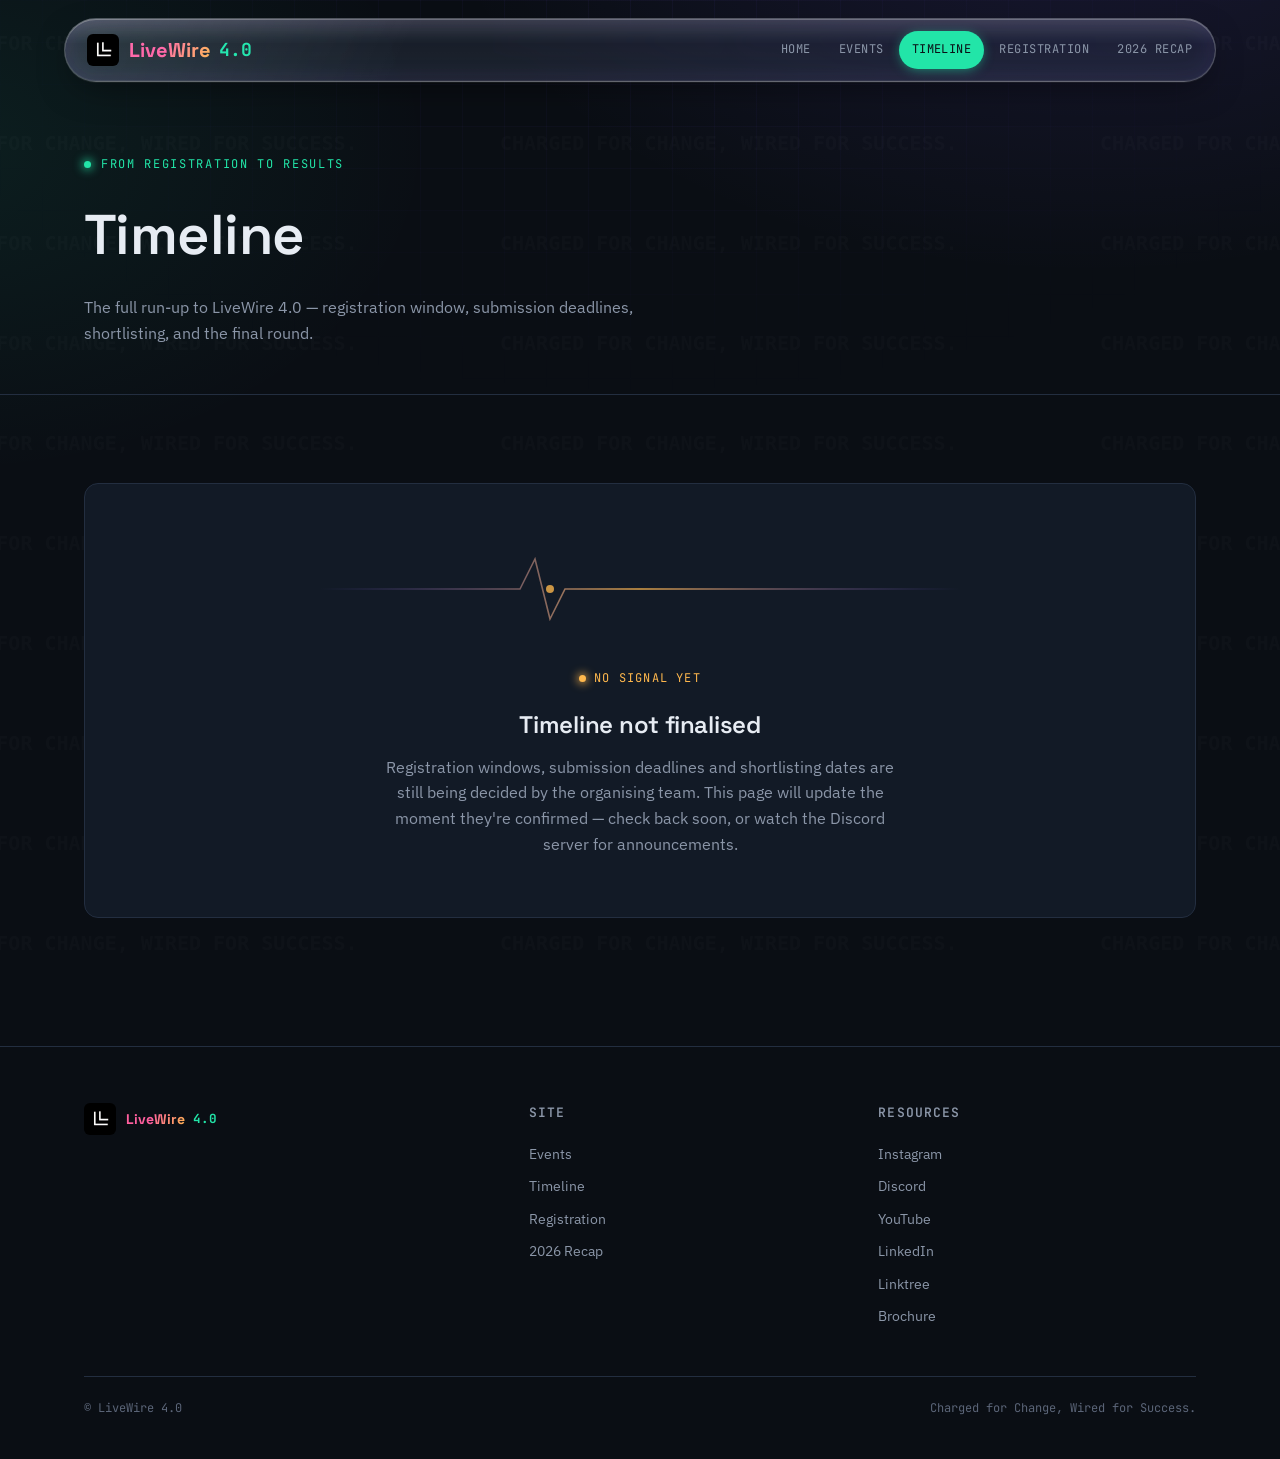
<file: timeline.html>
<!DOCTYPE html>
<html lang="en">

<head>
  <meta charset="UTF-8">
  <meta name="viewport" content="width=device-width, initial-scale=1.0">
  <title>Timeline — LiveWire 4.0</title>
  <meta name="title" content="Timeline — LiveWire 4.0">
  <meta name="description" content="Follow the journey to LiveWire 4.0. Check out the event schedule and important deadlines.">
  <meta property="og:type" content="website">
  <meta property="og:title" content="Timeline — LiveWire 4.0">
  <meta property="og:description" content="Follow the journey to LiveWire 4.0. Check out the event schedule and important deadlines.">
  <meta property="og:image" content="LOGO.jpg">
  <meta property="twitter:card" content="summary_large_image">
  <meta property="twitter:title" content="Timeline — LiveWire 4.0">
  <meta property="twitter:description" content="Follow the journey to LiveWire 4.0. Check out the event schedule and important deadlines.">
  <meta property="twitter:image" content="LOGO.jpg">
  <link rel="preconnect" href="https://fonts.googleapis.com">
  <link
    href="https://fonts.googleapis.com/css2?family=Space+Grotesk:wght@500;600;700&family=IBM+Plex+Sans:wght@400;500;600&family=JetBrains+Mono:wght@400;500&display=swap"
    rel="stylesheet">
  <link rel="icon" type="image/jpeg" href="LOGO.jpg">
  <link rel="stylesheet" href="styles.css?v=1788550014845">
</head>

<body>

  <header class="site-header">
    <div class="wrap">
      <a href="index.html" class="brand">
        <img src="LOGO.jpg" alt="LiveWire" class="brand-logo">
        <span class="brand-text"><span class="l">Live</span><span class="w">Wire</span></span>
        <span class="ver">4.0</span>
      </a>
      <nav class="primary-nav">
        <a href="index.html">Home</a>
        <a href="events.html">Events</a>
        <a href="timeline.html">Timeline</a>
        <a href="registration.html">Registration</a>
        <a href="recap.html">2026 Recap</a>
      </nav>
      <button class="nav-toggle" aria-label="Toggle menu" aria-expanded="false">☰</button>
    </div>
  </header>

  <main>
    <section class="page-hero">
      <div class="wrap">
        <span class="eyebrow">From registration to results</span>
        <h1>Timeline</h1>
        <p>The full run-up to LiveWire 4.0 — registration window, submission deadlines, shortlisting, and the final
          round.</p>
      </div>
    </section>

    <section class="reveal">
      <div class="wrap">
        <div class="scope">
          <div class="scope-line" aria-hidden="true">
            <svg viewBox="0 0 640 90" fill="none">
              <defs>
                <linearGradient id="scopeGrad" x1="0" y1="0" x2="640" y2="0" gradientUnits="userSpaceOnUse">
                  <stop offset="0%" stop-color="#7c5cff" stop-opacity="0" />
                  <stop offset="50%" stop-color="#ffb84d" />
                  <stop offset="100%" stop-color="#7c5cff" stop-opacity="0" />
                </linearGradient>
              </defs>
              <path d="M0 45 L200 45 L215 15 L230 75 L245 45 L640 45" stroke="url(#scopeGrad)" stroke-width="1.6"
                fill="none" opacity="0.85" />
              <circle cx="230" cy="45" r="4" fill="#ffb84d">
                <animate attributeName="opacity" values="1;0.2;1" dur="1.6s" repeatCount="indefinite" />
              </circle>
            </svg>
          </div>
          <span class="status">No signal yet</span>
          <h2>Timeline not finalised</h2>
          <p>Registration windows, submission deadlines and shortlisting dates are still being decided by the organising
            team. This page will update the moment they're confirmed — check back soon, or watch the Discord server for
            announcements.</p>
        </div>
      </div>
    </section>
  </main>

  <footer class="site-footer">
    <div class="wrap">
      <div class="footer-grid">
        <div>
          <a href="index.html" class="brand" style="margin-bottom:10px;">
            <img src="LOGO.jpg" alt="LiveWire" class="brand-logo">
            <span class="brand-text"><span class="l">Live</span><span class="w">Wire</span></span>
            <span class="ver">4.0</span>
          </a>

        </div>
        <div>
          <h4>Site</h4>
          <a href="events.html">Events</a>
          <a href="timeline.html">Timeline</a>
          <a href="registration.html">Registration</a>
          <a href="recap.html">2026 Recap</a>
        </div>
        <div>
          <h4>Resources</h4>
          <a href="https://www.instagram.com/livewire_bgs" target="_blank">Instagram</a>
          <a href="https://discord.com/invite/5c5zXu8tNT" target="_blank">Discord</a>
          <a href="https://www.youtube.com/@TheLiveWireClub" target="_blank">YouTube</a>
          <a href="https://in.linkedin.com/company/the-live-wire-club" target="_blank">LinkedIn</a>
          <a href="https://linktr.ee/livewire.bgsips" target="_blank">Linktree</a>
          <a href="brochure.html">Brochure</a>
        </div>
      </div>
      <div class="footer-bottom">
        <span>© LiveWire 4.0</span>
        <span>Charged for Change, Wired for Success.</span>
      </div>
    </div>
  </footer>

  <script src="script.js?v=1788550014845"></script>
</body>

</html>
</file>
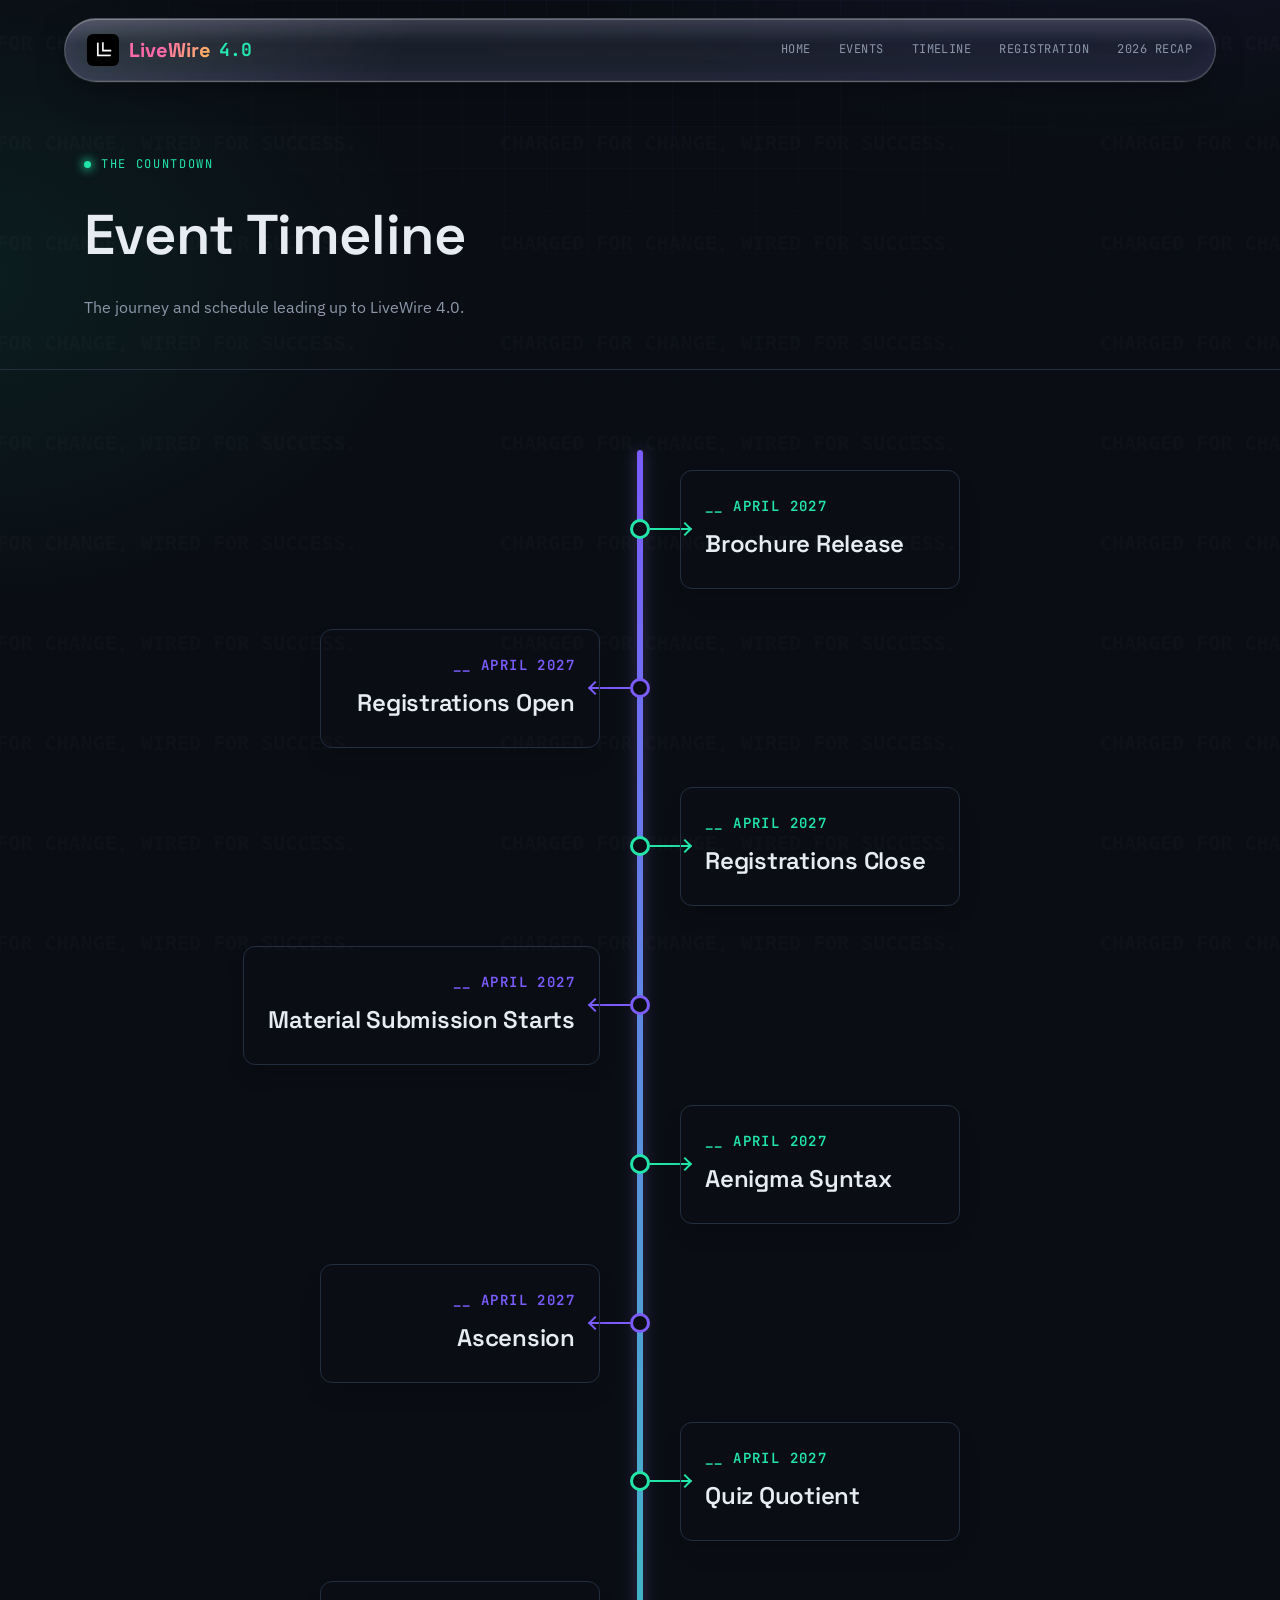
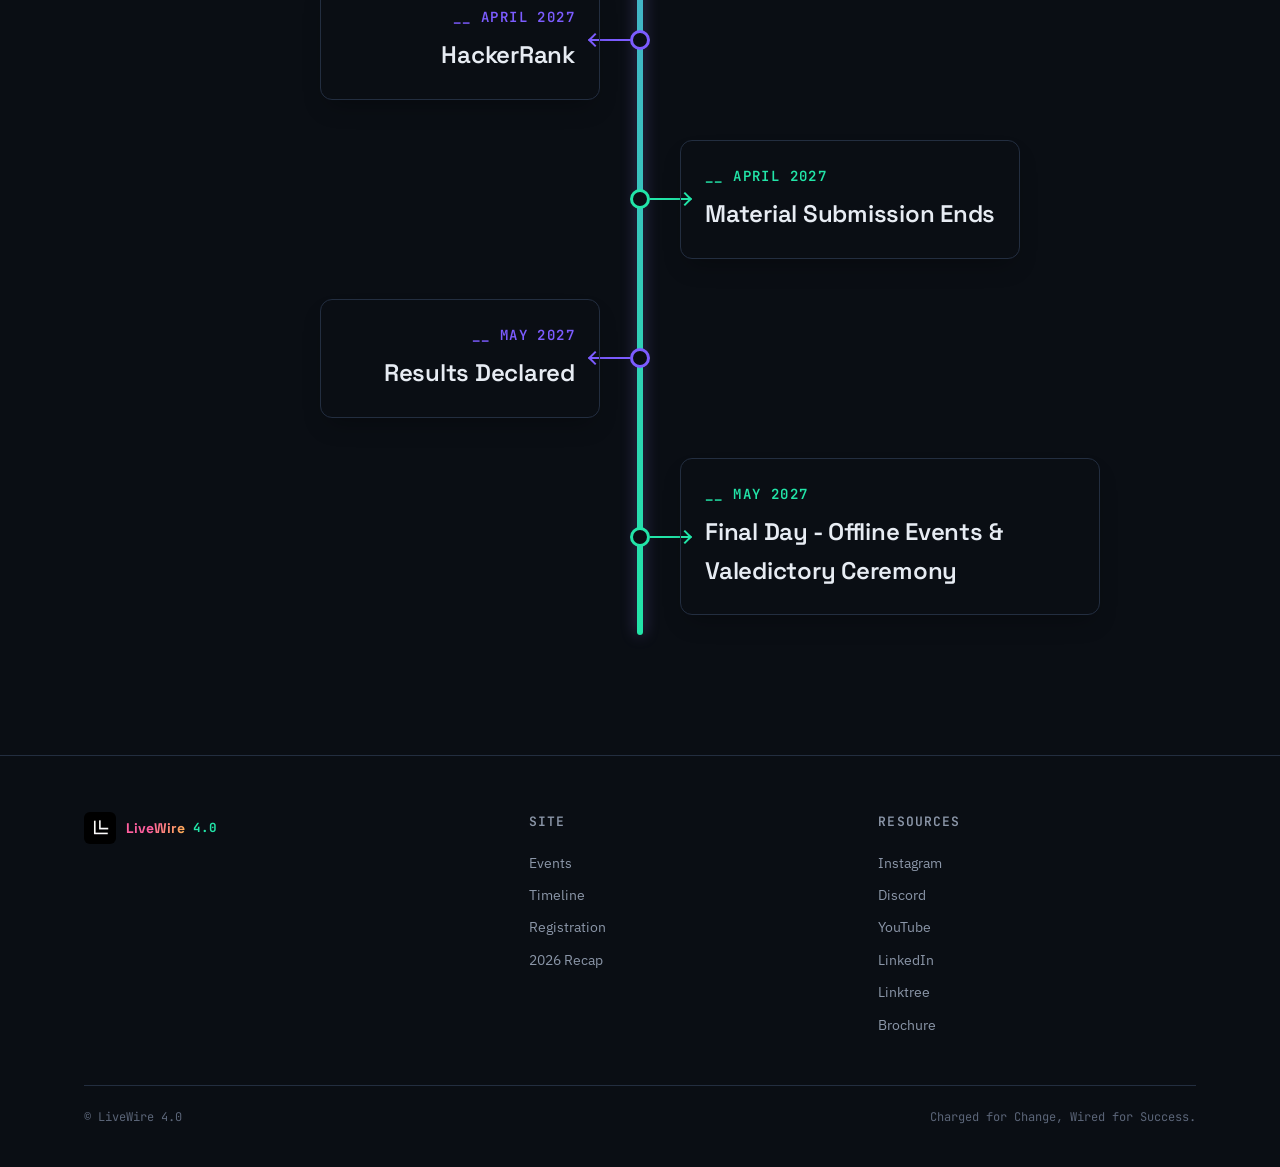
<file: timeline27.html>
<!DOCTYPE html>
<html lang="en">

<head>
  <meta charset="UTF-8">
  <meta name="viewport" content="width=device-width, initial-scale=1.0">
  <title>Timeline — LiveWire 4.0</title>
  <meta name="title" content="Timeline — LiveWire 4.0">
  <meta name="description"
    content="Follow the journey to LiveWire 4.0. Check out the event schedule and important deadlines.">
  <meta property="og:type" content="website">
  <meta property="og:title" content="Timeline — LiveWire 4.0">
  <meta property="og:description"
    content="Follow the journey to LiveWire 4.0. Check out the event schedule and important deadlines.">
  <meta property="og:image" content="LOGO.jpg">
  <meta property="twitter:card" content="summary_large_image">
  <meta property="twitter:title" content="Timeline — LiveWire 4.0">
  <meta property="twitter:description"
    content="Follow the journey to LiveWire 4.0. Check out the event schedule and important deadlines.">
  <meta property="twitter:image" content="LOGO.jpg">
  <link rel="preconnect" href="https://fonts.googleapis.com">
  <link
    href="https://fonts.googleapis.com/css2?family=Space+Grotesk:wght@500;600;700&family=IBM+Plex+Sans:wght@400;500;600&family=JetBrains+Mono:wght@400;500&display=swap"
    rel="stylesheet">
  <link rel="icon" type="image/jpeg" href="LOGO.jpg">
  <link rel="stylesheet" href="styles.css?v=1788550014845">

  <style>
    /* Timeline Specific Styles */
    .timeline-wrapper {
      padding: 80px 20px;
      overflow: hidden;
      /* prevent horizontal scroll from animations */
    }

    .timeline-container {
      position: relative;
      max-width: 1000px;
      margin: 0 auto;
      display: flex;
      flex-direction: column;
    }

    /* Central Spine (The "box coming out of the screen") */
    .timeline-spine {
      position: absolute;
      top: 0;
      bottom: 0;
      left: 50%;
      width: 6px;
      background: linear-gradient(180deg, var(--violet) 0%, var(--green) 100%);
      transform: translateX(-50%) scaleY(0);
      transform-origin: top center;
      border-radius: 6px;
      animation: growSpine 1.5s cubic-bezier(0.25, 0.8, 0.25, 1) forwards;
      box-shadow: 0 0 15px rgba(155, 130, 255, 0.4);
    }

    @keyframes growSpine {
      to {
        transform: translateX(-50%) scaleY(1);
      }
    }

    /* Individual Timeline Item */
    .timeline-item {
      position: relative;
      width: 50%;
      padding: 20px 40px;
      box-sizing: border-box;
      opacity: 0;
      transform: translateY(30px) scale(0.95);
      animation: revealItem 0.6s cubic-bezier(0.175, 0.885, 0.32, 1.275) forwards;
    }

    .timeline-item:nth-child(odd) {
      align-self: flex-start;
      text-align: right;
    }

    .timeline-item:nth-child(even) {
      align-self: flex-end;
      text-align: left;
    }

    @keyframes revealItem {
      to {
        opacity: 1;
        transform: translateY(0) scale(1);
      }
    }

    /* Node on the Spine */
    .timeline-node {
      position: absolute;
      top: 50%;
      width: 20px;
      height: 20px;
      background: var(--bg);
      border: 3px solid var(--violet);
      border-radius: 50%;
      transform: translateY(-50%) scale(0);
      z-index: 2;
      animation: popNode 0.4s cubic-bezier(0.175, 0.885, 0.32, 1.275) forwards;
    }

    .timeline-item:nth-child(even) .timeline-node {
      border-color: var(--green);
    }

    .timeline-item:nth-child(odd) .timeline-node {
      right: -10px;
      /* Aligns visually with the 6px spine */
    }

    .timeline-item:nth-child(even) .timeline-node {
      left: -10px;
    }

    @keyframes popNode {
      to {
        transform: translateY(-50%) scale(1);
      }
    }

    /* The Arrow */
    .timeline-arrow {
      position: absolute;
      top: 50%;
      width: 40px;
      height: 2px;
      background: var(--violet);
      transform: translateY(-50%) scaleX(0);
      opacity: 0;
      animation: popArrow 0.4s cubic-bezier(0.175, 0.885, 0.32, 1.275) forwards;
    }

    .timeline-item:nth-child(even) .timeline-arrow {
      background: var(--green);
    }

    .timeline-item:nth-child(odd) .timeline-arrow {
      right: 10px;
      transform-origin: right;
    }

    .timeline-item:nth-child(even) .timeline-arrow {
      left: 10px;
      transform-origin: left;
    }

    .timeline-arrow::after {
      content: '';
      position: absolute;
      top: 50%;
      border: solid var(--violet);
      border-width: 0 2px 2px 0;
      display: inline-block;
      padding: 4px;
      transform: translateY(-50%) rotate(-45deg);
    }

    .timeline-item:nth-child(even) .timeline-arrow::after {
      border-color: var(--green);
    }

    .timeline-item:nth-child(odd) .timeline-arrow::after {
      left: 0;
      transform: translateY(-50%) rotate(135deg);
    }

    .timeline-item:nth-child(even) .timeline-arrow::after {
      right: 0;
      transform: translateY(-50%) rotate(-45deg);
    }

    @keyframes popArrow {
      to {
        opacity: 1;
        transform: translateY(-50%) scaleX(1);
      }
    }

    /* Content Box */
    .timeline-content {
      background: var(--surface-1);
      border: 1px solid var(--line);
      padding: 24px;
      border-radius: 12px;
      display: inline-block;
      min-width: 280px;
      box-shadow: 0 12px 24px -8px rgba(0, 0, 0, 0.3);
      position: relative;
    }

    /* Date and Text */
    .timeline-date {
      font-family: 'JetBrains Mono', monospace;
      color: var(--violet);
      font-size: 14px;
      font-weight: 600;
      margin-bottom: 8px;
      text-transform: uppercase;
      letter-spacing: 0.1em;
      opacity: 0;
      transform: translateX(-10px);
      animation: slideInText 0.5s ease forwards;
    }

    .timeline-item:nth-child(even) .timeline-date {
      color: var(--green);
      transform: translateX(10px);
    }

    .timeline-title {
      font-family: 'Space Grotesk', sans-serif;
      color: var(--ink);
      font-size: 24px;
      margin: 0;
      opacity: 0;
      transform: translateX(-10px);
      animation: slideInText 0.5s ease forwards;
    }

    .timeline-item:nth-child(even) .timeline-title {
      transform: translateX(10px);
    }

    @keyframes slideInText {
      to {
        opacity: 1;
        transform: translateX(0);
      }
    }

    /* Sequential Animation Delays via inline CSS vars */
    .timeline-item {
      animation-delay: calc(var(--i) * 0.2s + 0.3s);
    }

    .timeline-node {
      animation-delay: calc(var(--i) * 0.2s + 0.6s);
    }

    .timeline-arrow {
      animation-delay: calc(var(--i) * 0.2s + 0.8s);
    }

    .timeline-date {
      animation-delay: calc(var(--i) * 0.2s + 1.1s);
    }

    .timeline-title {
      animation-delay: calc(var(--i) * 0.2s + 1.3s);
    }


    /* Responsive */
    @media (max-width: 768px) {
      .timeline-spine {
        left: 30px;
        transform: translateX(0) scaleY(0);
      }

      @keyframes growSpine {
        to {
          transform: translateX(0) scaleY(1);
        }
      }

      .timeline-item {
        width: 100%;
        align-self: flex-start !important;
        text-align: left !important;
        padding: 20px 0 20px 70px;
      }

      .timeline-item:nth-child(odd) .timeline-node,
      .timeline-item:nth-child(even) .timeline-node {
        left: 30px;
        right: auto;
        transform: translate(-50%, -50%) scale(0);
      }

      @keyframes popNode {
        to {
          transform: translate(-50%, -50%) scale(1);
        }
      }

      .timeline-item:nth-child(odd) .timeline-arrow,
      .timeline-item:nth-child(even) .timeline-arrow {
        left: 30px;
        right: auto;
        transform-origin: left;
        background: var(--green);
        /* Simplify to one color for mobile */
      }

      .timeline-item:nth-child(odd) .timeline-arrow::after,
      .timeline-item:nth-child(even) .timeline-arrow::after {
        left: auto;
        right: 0;
        border-color: var(--green);
        transform: translateY(-50%) rotate(-45deg);
      }

      .timeline-item:nth-child(odd) .timeline-date,
      .timeline-item:nth-child(odd) .timeline-title {
        transform: translateX(10px);
      }
    }
  </style>
</head>

<body>

  <header class="site-header">
    <div class="wrap">
      <a href="index.html" class="brand">
        <img src="LOGO.jpg" alt="LiveWire" class="brand-logo">
        <span class="brand-text"><span class="l">Live</span><span class="w">Wire</span></span>
        <span class="ver">4.0</span>
      </a>
      <nav class="primary-nav">
        <a href="index.html">Home</a>
        <a href="events.html">Events</a>
        <a href="timeline.html">Timeline</a>
        <a href="registration.html">Registration</a>
        <a href="recap.html">2026 Recap</a>
      </nav>
      <button class="nav-toggle" aria-label="Toggle menu" aria-expanded="false">☰</button>
    </div>
  </header>

  <main>
    <section class="page-hero">
      <div class="wrap">
        <span class="eyebrow">The countdown</span>
        <h1>Event Timeline</h1>
        <p>The journey and schedule leading up to LiveWire 4.0.</p>
      </div>
    </section>

    <section class="timeline-wrapper">
      <div class="timeline-container">

        <div class="timeline-spine"></div>

        <!-- Timeline Items -->
        <div class="timeline-item" style="--i: 0;">
          <div class="timeline-node"></div>
          <div class="timeline-arrow"></div>
          <div class="timeline-content">
            <div class="timeline-date">__ April 2027</div>
            <h3 class="timeline-title">Brochure Release</h3>
          </div>
        </div>

        <div class="timeline-item" style="--i: 1;">
          <div class="timeline-node"></div>
          <div class="timeline-arrow"></div>
          <div class="timeline-content">
            <div class="timeline-date">__ April 2027</div>
            <h3 class="timeline-title">Registrations Open</h3>
          </div>
        </div>

        <div class="timeline-item" style="--i: 2;">
          <div class="timeline-node"></div>
          <div class="timeline-arrow"></div>
          <div class="timeline-content">
            <div class="timeline-date">__ April 2027</div>
            <h3 class="timeline-title">Registrations Close</h3>
          </div>
        </div>

        <div class="timeline-item" style="--i: 3;">
          <div class="timeline-node"></div>
          <div class="timeline-arrow"></div>
          <div class="timeline-content">
            <div class="timeline-date">__ April 2027</div>
            <h3 class="timeline-title">Material Submission Starts</h3>
          </div>
        </div>

        <div class="timeline-item" style="--i: 4;">
          <div class="timeline-node"></div>
          <div class="timeline-arrow"></div>
          <div class="timeline-content">
            <div class="timeline-date">__ April 2027</div>
            <h3 class="timeline-title">Aenigma Syntax</h3>
          </div>
        </div>

        <div class="timeline-item" style="--i: 5;">
          <div class="timeline-node"></div>
          <div class="timeline-arrow"></div>
          <div class="timeline-content">
            <div class="timeline-date">__ April 2027</div>
            <h3 class="timeline-title">Ascension</h3>
          </div>
        </div>

        <div class="timeline-item" style="--i: 6;">
          <div class="timeline-node"></div>
          <div class="timeline-arrow"></div>
          <div class="timeline-content">
            <div class="timeline-date">__ April 2027</div>
            <h3 class="timeline-title">Quiz Quotient</h3>
          </div>
        </div>

        <div class="timeline-item" style="--i: 7;">
          <div class="timeline-node"></div>
          <div class="timeline-arrow"></div>
          <div class="timeline-content">
            <div class="timeline-date">__ April 2027</div>
            <h3 class="timeline-title">HackerRank</h3>
          </div>
        </div>

        <div class="timeline-item" style="--i: 8;">
          <div class="timeline-node"></div>
          <div class="timeline-arrow"></div>
          <div class="timeline-content">
            <div class="timeline-date">__ April 2027</div>
            <h3 class="timeline-title">Material Submission Ends</h3>
          </div>
        </div>

        <div class="timeline-item" style="--i: 9;">
          <div class="timeline-node"></div>
          <div class="timeline-arrow"></div>
          <div class="timeline-content">
            <div class="timeline-date">__ May 2027</div>
            <h3 class="timeline-title">Results Declared</h3>
          </div>
        </div>

        <div class="timeline-item" style="--i: 10;">
          <div class="timeline-node"></div>
          <div class="timeline-arrow"></div>
          <div class="timeline-content">
            <div class="timeline-date">__ May 2027</div>
            <h3 class="timeline-title">Final Day - Offline Events & Valedictory Ceremony</h3>
          </div>
        </div>

      </div>
    </section>
  </main>

  <footer class="site-footer">
    <div class="wrap">
      <div class="footer-grid">
        <div>
          <a href="index.html" class="brand" style="margin-bottom:10px;">
            <img src="LOGO.jpg" alt="LiveWire" class="brand-logo">
            <span class="brand-text"><span class="l">Live</span><span class="w">Wire</span></span>
            <span class="ver">4.0</span>
          </a>
        </div>
        <div>
          <h4>Site</h4>
          <a href="events.html">Events</a>
          <a href="timeline.html">Timeline</a>
          <a href="registration.html">Registration</a>
          <a href="recap.html">2026 Recap</a>
        </div>
        <div>
          <h4>Resources</h4>
          <a href="https://www.instagram.com/livewire_bgs" target="_blank">Instagram</a>
          <a href="https://discord.com/invite/5c5zXu8tNT" target="_blank">Discord</a>
          <a href="https://www.youtube.com/@TheLiveWireClub" target="_blank">YouTube</a>
          <a href="https://in.linkedin.com/company/the-live-wire-club" target="_blank">LinkedIn</a>
          <a href="https://linktr.ee/livewire.bgsips" target="_blank">Linktree</a>
          <a href="brochure.html">Brochure</a>
        </div>
      </div>
      <div class="footer-bottom">
        <span>© LiveWire 4.0</span>
        <span>Charged for Change, Wired for Success.</span>
      </div>
    </div>
  </footer>

  <script src="script.js?v=1788550014845"></script>
</body>

</html>
</file>
<file: styles.css>
/* =========================================================
   LiveWire 4.0 — design tokens
   Palette:  bg #0a0e14 · surface #121a26 · violet #7c5cff
             green #22e5a8 · spark #ff5f9e
             ink #e7ecf3 · ink-mute #8b96a8
   Type:     display = Space Grotesk · body = IBM Plex Sans
             mono (labels/eyebrows) = JetBrains Mono
   ========================================================= */

:root {
  --bg: #0a0e14;
  --bg-2: #0d1320;
  --surface: #121a26;
  --surface-2: #17202f;
  --line: #232e40;
  --violet: #7c5cff;
  --violet-soft: #a996ff;
  --green: #22e5a8;
  --spark: #ff5f9e;
  --amber: #ffb84d;
  --ink: #e7ecf3;
  --ink-mute: #8b96a8;
  --ink-dim: #5b6578;

  --display: "Space Grotesk", "Segoe UI", sans-serif;
  --body: "IBM Plex Sans", "Segoe UI", sans-serif;
  --mono: "JetBrains Mono", "Courier New", monospace;

  --radius: 14px;
  --radius-sm: 8px;
  --maxw: 1240px;
  --edge: clamp(20px, 5vw, 64px);
}

/* ---------------- Custom cursor (non-touch only) ---------- */
@media (pointer: fine) {
  * {
    cursor: none !important;
  }
}

.cursor-ring,
.cursor-dot {
  position: fixed;
  top: 0;
  left: 0;
  border-radius: 50%;
  pointer-events: none;
  z-index: 9999;
  transform: translate(-50%, -50%);
  will-change: transform;
  display: none;
  /* hidden until JS activates */
}

.cursor-ring {
  width: 36px;
  height: 36px;
  border: 1.5px solid var(--green);
  opacity: 0.55;
  transition: width .2s ease, height .2s ease, opacity .2s ease, border-color .2s ease;
}

.cursor-dot {
  width: 6px;
  height: 6px;
  background: var(--green);
  box-shadow: 0 0 8px 2px rgba(34, 229, 168, 0.6);
  transition: width .2s ease, height .2s ease, background .2s ease;
}

/* hover state — ring expands, dot shrinks */
.cursor-ring.is-hover {
  width: 52px;
  height: 52px;
  border-color: var(--spark);
  opacity: 0.8;
}

.cursor-dot.is-hover {
  width: 4px;
  height: 4px;
  background: var(--spark);
}

* {
  box-sizing: border-box;
  margin: 0;
  padding: 0;
}

html {
  scroll-behavior: smooth;
}

@media (prefers-reduced-motion: reduce) {
  html {
    scroll-behavior: auto;
  }

  * {
    animation-duration: 0.01ms !important;
    animation-iteration-count: 1 !important;
    transition-duration: 0.01ms !important;
  }
}

body {
  background:
    radial-gradient(1100px 700px at 85% -10%, rgba(124, 92, 255, 0.14), transparent 60%),
    radial-gradient(900px 600px at -5% 10%, rgba(34, 229, 168, 0.08), transparent 55%),
    var(--bg);
  color: var(--ink);
  font-family: var(--body);
  font-size: 16px;
  line-height: 1.6;
  -webkit-font-smoothing: antialiased;
  min-height: 100vh;
  position: relative;
}


body::after {
  content: "";
  position: fixed;
  inset: -100px;
  z-index: -2;
  pointer-events: none;
  background-image: url("data:image/svg+xml,%3Csvg xmlns='http://www.w3.org/2000/svg' width='600' height='100'%3E%3Ctext x='0' y='50' fill='rgba(255,255,255,0.02)' font-family='monospace' font-size='20' font-weight='800'%3ECHARGED FOR CHANGE, WIRED FOR SUCCESS.%3C/text%3E%3C/svg%3E");
  background-repeat: repeat;
}

/* subtle circuit-grid backdrop, fixed, low opacity */
body::before {
  content: "";
  position: fixed;
  inset: 0;
  background-image:
    linear-gradient(rgba(124, 92, 255, 0.05) 1px, transparent 1px),
    linear-gradient(90deg, rgba(124, 92, 255, 0.05) 1px, transparent 1px);
  background-size: 42px 42px;
  mask-image: radial-gradient(ellipse 80% 60% at 50% 0%, black 0%, transparent 75%);
  pointer-events: none;
  z-index: 0;
}

a {
  color: inherit;
  text-decoration: none;
}

img,
svg {
  display: block;
  max-width: 100%;
}

ul {
  list-style: none;
}

button {
  font-family: inherit;
}

.wrap {
  max-width: var(--maxw);
  margin: 0 auto;
  padding: 0 var(--edge);
  position: relative;
  z-index: 1;
}

.eyebrow {
  font-family: var(--mono);
  font-size: 12px;
  letter-spacing: 0.14em;
  text-transform: uppercase;
  color: var(--green);
  display: inline-flex;
  align-items: center;
  gap: 10px;
}

.eyebrow::before {
  content: "";
  width: 7px;
  height: 7px;
  background: var(--green);
  border-radius: 50%;
  box-shadow: 0 0 10px 2px rgba(34, 229, 168, 0.7);
  flex-shrink: 0;
}

h1,
h2,
h3,
h4 {
  font-family: var(--display);
  font-weight: 600;
  letter-spacing: -0.01em;
  color: var(--ink);
}

.grad-text {
  background: linear-gradient(90deg, var(--spark), var(--amber));
  -webkit-background-clip: text;
  background-clip: text;
  color: transparent;
}

p {
  color: var(--ink-mute);
}

/* ---------------- Header ---------------- */
.site-header {
  position: sticky;
  top: 0;
  z-index: 50;
  background: transparent;
  border-bottom: none;
  padding: 18px var(--edge) 0;
}

.site-header .wrap {
  display: flex;
  align-items: center;
  justify-content: space-between;
  height: 64px;
  max-width: 1180px;
  margin: 0 auto;
  padding: 0 10px 0 22px;
  border-radius: 999px;

  /* liquid-glass pill */
  background:
    linear-gradient(180deg, rgba(255, 255, 255, 0.18), rgba(255, 255, 255, 0.05) 40%, rgba(255, 255, 255, 0.08)),
    rgba(18, 26, 38, 0.45);
  -webkit-backdrop-filter: blur(8px) saturate(180%);
  backdrop-filter: blur(8px) saturate(180%);
  border: 1px solid rgba(255, 255, 255, 0.22);
  box-shadow:
    0 12px 36px -12px rgba(0, 0, 0, 0.55),
    0 1px 0 rgba(255, 255, 255, 0.08),
    inset 0 1px 0 rgba(255, 255, 255, 0.25),
    inset 0 -1px 0 rgba(255, 255, 255, 0.06),
    inset 0 0 24px rgba(124, 92, 255, 0.1);
  transition: box-shadow .3s ease, border-color .3s ease, background .3s ease;
}

.site-header .wrap::before {
  /* soft top glass highlight, like light hitting curved glass */
  content: "";
  position: absolute;
  inset: 0;
  border-radius: 999px;
  background: linear-gradient(115deg, rgba(255, 255, 255, 0.16) 0%, transparent 30%);
  pointer-events: none;
  mix-blend-mode: overlay;
}

.brand {
  display: flex;
  align-items: center;
  gap: 10px;
  font-family: var(--display);
  font-size: 20px;
  font-weight: 700;
  flex-wrap: nowrap;
}

.brand-text {
  display: flex;
  align-items: center;
}

.brand .l {
  color: var(--spark);
}

.brand .w {
  background: linear-gradient(120deg, var(--spark), var(--amber));
  -webkit-background-clip: text;
  background-clip: text;
  color: transparent;
}

.brand .ver {
  font-family: var(--mono);
  font-size: 0.9em;
  font-weight: 700;
  color: var(--green);
  margin-left: -2px;
}

.brand-logo {
  width: 32px;
  height: 32px;
  border-radius: 6px;
  object-fit: cover;
  flex-shrink: 0;
}

nav.primary-nav {
  display: flex;
  align-items: center;
  gap: 2px;
  flex-shrink: 0;
}

nav.primary-nav a {
  font-family: var(--mono);
  font-size: 12px;
  letter-spacing: 0.04em;
  text-transform: uppercase;
  color: var(--ink-mute);
  padding: 9px 13px;
  border-radius: 999px;
  transition: color .2s ease, background .2s ease, box-shadow .2s ease;
  white-space: nowrap;
  flex-shrink: 0;
}

nav.primary-nav a:hover {
  color: var(--ink);
  background: rgba(255, 255, 255, 0.08);
}

nav.primary-nav a.is-active {
  color: var(--bg);
  background: var(--green);
  box-shadow: 0 2px 12px -2px rgba(34, 229, 168, 0.6);
}

.nav-toggle {
  display: none;
  background: rgba(255, 255, 255, 0.08);
  border: 1px solid rgba(255, 255, 255, 0.18);
  border-radius: 999px;
  width: 38px;
  height: 38px;
  color: var(--ink);
  font-size: 18px;
  line-height: 1;
  align-items: center;
  justify-content: center;
  cursor: pointer;
  transition: all .2s ease;
  box-shadow: 0 2px 8px rgba(0, 0, 0, 0.3);
}

.nav-toggle:hover {
  background: rgba(255, 255, 255, 0.14);
  border-color: rgba(255, 255, 255, 0.3);
  color: var(--green);
  transform: scale(1.05);
}

/* ---------------- Buttons ---------------- */
.btn {
  display: inline-flex;
  align-items: center;
  gap: 10px;
  font-family: var(--mono);
  font-size: 13px;
  letter-spacing: 0.05em;
  text-transform: uppercase;
  padding: 14px 24px;
  border-radius: 999px;
  border: 1px solid transparent;
  cursor: pointer;
  transition: transform .18s ease, box-shadow .18s ease, background .18s ease, border-color .18s ease;
}

.btn:active {
  transform: translateY(1px);
}

.btn-primary {
  background: linear-gradient(120deg, var(--green), #16c390);
  color: #06140f;
  font-weight: 600;
  box-shadow: 0 0 0 0 rgba(34, 229, 168, 0.0);
}

.btn-primary:hover {
  box-shadow: 0 8px 30px -6px rgba(34, 229, 168, 0.55);
  transform: translateY(-1px);
}

.btn-ghost {
  background: transparent;
  color: var(--ink);
  border-color: var(--line);
}

.btn-ghost:hover {
  border-color: var(--violet-soft);
  color: var(--violet-soft);
}

.btn[disabled],
.btn.is-disabled {
  opacity: .55;
  cursor: not-allowed;
  box-shadow: none;
  transform: none;
}

/* ---------------- Hero (circuit signature) ---------------- */
.hero {
  position: relative;
  padding: 96px 0 80px;
  overflow: hidden;
}

.hero-grid {
  display: grid;
  grid-template-columns: 1fr 1fr;
  gap: 40px;
  align-items: center;
}

.hero h1 {
  font-size: clamp(44px, 6.4vw, 86px);
  line-height: 1.12;
  margin: 18px 0 22px;
  letter-spacing: -0.02em;
}

.hero p.lede {
  font-size: 18px;
  max-width: 46ch;
  margin-bottom: 32px;
}

.hero-cta {
  display: flex;
  gap: 14px;
  flex-wrap: wrap;
}

.circuit-stage {
  position: relative;
  aspect-ratio: 1 / 1;
  width: 100%;
  max-width: 560px;
  justify-self: end;
}

.circuit-stage svg {
  width: 100%;
  height: 100%;
}

.trace {
  fill: none;
  stroke: url(#traceGrad);
  stroke-width: 1.4;
  stroke-linecap: round;
  stroke-linejoin: miter;
  opacity: 0.55;
}

.trace-draw {
  stroke-dasharray: 900;
  stroke-dashoffset: 900;
  animation: draw 2.6s ease forwards;
}

.trace-draw.d2 {
  animation-delay: .25s;
}

.trace-draw.d3 {
  animation-delay: .5s;
}

@keyframes draw {
  to {
    stroke-dashoffset: 0;
  }
}

.node {
  fill: var(--bg);
  stroke: var(--green);
  stroke-width: 1.6;
}

.node.violet {
  stroke: var(--violet-soft);
}

.node.spark {
  stroke: var(--spark);
}

.node.logo-node {
  stroke: url(#traceGrad);
  stroke-width: 2;
  fill: var(--bg);
  filter: drop-shadow(0 0 4px rgba(255, 95, 158, 0.5));
}

.pulse {
  fill: var(--green);
  filter: drop-shadow(0 0 6px rgba(34, 229, 168, 0.9));
}

.logo-pulse {
  fill: var(--spark);
  filter: drop-shadow(0 0 10px rgba(255, 95, 158, 0.9)) drop-shadow(0 0 20px rgba(255, 184, 77, 0.5));
}

.logo-pulse-sm {
  filter: drop-shadow(0 0 8px rgba(255, 95, 158, 0.7));
}

@media (prefers-reduced-motion: no-preference) {
  .pulse {
    offset-rotate: 0deg;
    animation: travel 4.5s linear infinite;
  }

  .pulse.b {
    animation-duration: 6.2s;
    animation-delay: 1.1s;
  }

  .pulse.c {
    animation-duration: 5.4s;
    animation-delay: 2.2s;
  }
}

@keyframes travel {
  0% {
    offset-distance: 0%;
    opacity: 0;
  }

  6% {
    opacity: 1;
  }

  94% {
    opacity: 1;
  }

  100% {
    offset-distance: 100%;
    opacity: 0;
  }
}

/* ---------------- Sections / cards ---------------- */
section {
  padding: 88px 0;
  position: relative;
  z-index: 1;
}

.section-head {
  max-width: 640px;
  margin-bottom: 44px;
}

.section-head h2 {
  font-size: clamp(28px, 3.4vw, 40px);
  margin-top: 14px;
}

.divider {
  height: 1px;
  background: linear-gradient(90deg, transparent, var(--line), transparent);
  border: 0;
}

.stat-band {
  display: grid;
  grid-template-columns: repeat(4, 1fr);
  border: 1px solid var(--line);
  border-radius: var(--radius);
  overflow: hidden;
  background: var(--surface);
}

.stat-band>div {
  padding: 26px 22px;
  border-right: 1px solid var(--line);
}

.stat-band>div:last-child {
  border-right: none;
}

.stat-band .num {
  font-family: var(--display);
  font-size: 30px;
  color: var(--ink);
}

.stat-band .cat {
  font-family: var(--mono);
  font-size: 12px;
  letter-spacing: .08em;
  text-transform: uppercase;
  color: var(--green);
  margin-top: 6px;
  display: block;
}

.grid-3 {
  display: grid;
  grid-template-columns: repeat(3, 1fr);
  gap: 22px;
}

.grid-2 {
  display: grid;
  grid-template-columns: repeat(2, 1fr);
  gap: 22px;
}

.grid-2x2 {
  display: grid;
  grid-template-columns: repeat(2, 1fr);
  gap: 22px;
}

.card {
  background: var(--surface);
  border: 1px solid var(--line);
  border-radius: var(--radius);
  padding: 26px;
  transition: border-color .2s ease, transform .2s ease, box-shadow .2s ease;
}

.card:hover {
  border-color: rgba(124, 92, 255, 0.5);
  transform: translateY(-3px);
  box-shadow: 0 16px 40px -18px rgba(124, 92, 255, 0.35);
}

.card .tag {
  font-family: var(--mono);
  font-size: 11px;
  letter-spacing: .08em;
  text-transform: uppercase;
  color: var(--bg);
  background: var(--green);
  display: inline-block;
  padding: 4px 10px;
  border-radius: 999px;
  margin-bottom: 14px;
}

.card h3 {
  font-size: 20px;
  margin-bottom: 8px;
}

.card p {
  font-size: 14.5px;
}

.mentor-card {
  text-align: center;
  padding: 32px 22px;
}

.mentor-avatar {
  width: 84px;
  height: 84px;
  border-radius: 50%;
  margin: 0 auto 18px;
  background: conic-gradient(from 140deg, var(--violet), var(--spark), var(--green), var(--violet));
  padding: 3px;
}

.mentor-avatar span {
  display: flex;
  align-items: center;
  justify-content: center;
  width: 100%;
  height: 100%;
  border-radius: 50%;
  background: var(--bg-2);
  font-family: var(--display);
  font-size: 20px;
  color: var(--ink);
}

.mentor-card h3 {
  font-size: 16px;
  margin-bottom: 4px;
}

.mentor-card .role {
  font-family: var(--mono);
  font-size: 12px;
  color: var(--green);
}

/* ---------------- Reveal on scroll ---------------- */
.reveal {
  opacity: 0;
  transform: translateY(18px);
  transition: opacity .7s ease, transform .7s ease;
}

.reveal.is-visible {
  opacity: 1;
  transform: none;
}

/* ---------------- Footer ---------------- */
footer.site-footer {
  border-top: 1px solid var(--line);
  padding: 56px 0 40px;
  margin-top: 40px;
}

.footer-grid {
  display: grid;
  grid-template-columns: 1.3fr 1fr 1fr;
  gap: 32px;
}

.footer-grid h4 {
  font-size: 13px;
  font-family: var(--mono);
  text-transform: uppercase;
  letter-spacing: .08em;
  color: var(--ink-mute);
  margin-bottom: 14px;
}

.footer-grid a {
  display: block;
  color: var(--ink-mute);
  font-size: 14px;
  padding: 5px 0;
  transition: color .2s ease;
}

.footer-grid a.brand {
  display: flex;
  flex-direction: row;
  align-items: center;
  padding: 0;
  margin-bottom: 14px;
}

.footer-grid a:hover {
  color: var(--green);
}

.footer-bottom {
  display: flex;
  justify-content: space-between;
  align-items: center;
  margin-top: 44px;
  padding-top: 22px;
  border-top: 1px solid var(--line);
  font-family: var(--mono);
  font-size: 12px;
  color: var(--ink-dim);
  flex-wrap: wrap;
  gap: 10px;
}

/* ---------------- Page header (interior pages) ---------------- */
.page-hero {
  padding: 68px 0 48px;
  border-bottom: 1px solid var(--line);
}

.page-hero h1 {
  font-size: clamp(34px, 5vw, 56px);
  margin-top: 14px;
}

.page-hero p {
  max-width: 60ch;
  margin-top: 16px;
  font-size: 16px;
}

.page-hero p a {
  color: var(--green);
  text-decoration: underline;
  text-underline-offset: 3px;
  transition: color .2s ease;
}

.page-hero p a:hover {
  color: var(--violet-soft);
}

/* ---------------- Events page ---------------- */
.filter-row {
  display: flex;
  flex-wrap: wrap;
  gap: 10px;
  margin-bottom: 34px;
}

.filter-btn {
  font-family: var(--mono);
  font-size: 12px;
  letter-spacing: .06em;
  text-transform: uppercase;
  padding: 9px 16px;
  border-radius: 999px;
  border: 1px solid var(--line);
  background: transparent;
  color: var(--ink-mute);
  cursor: pointer;
  transition: all .2s ease;
}

.filter-btn:hover {
  border-color: var(--violet-soft);
  color: var(--ink);
}

.filter-btn.is-active {
  background: var(--violet);
  border-color: var(--violet);
  color: #fff;
}

.event-list {
  display: flex;
  flex-direction: column;
  gap: 16px;
}

.event-item {
  background: var(--surface);
  border: 1px solid var(--line);
  border-radius: var(--radius);
  overflow: hidden;
}

.event-summary {
  display: grid;
  grid-template-columns: 220px 1fr auto;
  gap: 20px;
  align-items: center;
  padding: 22px 26px;
  cursor: pointer;
  list-style: none;
}

.event-summary::-webkit-details-marker {
  display: none;
}

.event-summary .tag {
  font-family: var(--mono);
  font-size: 11px;
  letter-spacing: .06em;
  text-transform: uppercase;
  color: var(--green);
  border: 1px solid var(--line);
  padding: 4px 10px;
  border-radius: 999px;
  width: fit-content;
}

.event-summary h3 {
  font-size: 19px;
}

.event-summary .meta {
  font-family: var(--mono);
  font-size: 12px;
  color: var(--ink-dim);
  margin-top: 4px;
}

.event-summary .chev {
  opacity: 0.6;
  font-size: 24px;
  transition: transform 0.3s ease;
  font-family: var(--mono);
  color: var(--ink-dim);
}

details[open] .event-summary .chev {
  transform: rotate(45deg);
  opacity: 1;
  color: var(--green);
}

.event-body {
  padding: 0 20px 24px 20px;
  border-top: 1px solid var(--line);
  margin-top: 16px;
  padding-top: 16px;
  transform-origin: top;
  animation: detailsSlideDown 0.3s cubic-bezier(0.16, 1, 0.3, 1) forwards;
}

@keyframes detailsSlideDown {
  0% {
    opacity: 0;
    transform: translateY(-8px) scaleY(0.98);
  }

  100% {
    opacity: 1;
    transform: translateY(0) scaleY(1);
  }
}

@keyframes detailsSlideUp {
  0% {
    opacity: 1;
    transform: translateY(0) scaleY(1);
  }

  100% {
    opacity: 0;
    transform: translateY(-8px) scaleY(0.98);
  }
}

.event-body .cols {
  display: grid;
  grid-template-columns: 1fr 1fr;
  gap: 28px;
  padding-top: 22px;
}

.event-body h4 {
  font-family: var(--mono);
  font-size: 12px;
  letter-spacing: .06em;
  text-transform: uppercase;
  color: var(--violet-soft);
  margin-bottom: 10px;
}

.event-body ul {
  display: flex;
  flex-direction: column;
  gap: 8px;
}

.event-body li {
  font-size: 14px;
  color: var(--ink-mute);
  padding-left: 16px;
  position: relative;
}

.event-body li::before {
  content: "›";
  position: absolute;
  left: 0;
  color: var(--green);
}

.event-body .blank-note {
  font-family: var(--mono);
  font-size: 12px;
  color: var(--amber);
  margin-top: 14px;
}

.new-label {
  display: inline-flex;
  align-items: center;
  justify-content: center;
  margin-left: 10px;
  padding: 2px 10px 4px 10px;
  line-height: 1;
  font-family: var(--mono);
  font-size: 11px;
  font-weight: 700;
  text-transform: uppercase;
  letter-spacing: 0.1em;
  color: #fff;
  background: linear-gradient(120deg, var(--spark), var(--violet));
  border-radius: 999px;
  box-shadow: 0 0 12px rgba(255, 95, 158, 0.4);
  position: relative;
  overflow: hidden;
  vertical-align: middle;
}

.new-label::before {
  content: "";
  position: absolute;
  top: 0;
  left: -100%;
  width: 50%;
  height: 100%;
  background: linear-gradient(90deg, transparent, rgba(255, 255, 255, 0.4), transparent);
  animation: shimmer 2.5s infinite ease-in-out;
}

@keyframes shimmer {
  0% {
    left: -100%;
  }

  100% {
    left: 200%;
  }
}

/* ---------------- Timeline "no signal" state ---------------- */
.scope {
  border: 1px solid var(--line);
  border-radius: var(--radius);
  background: var(--surface);
  padding: 60px 40px;
  text-align: center;
  position: relative;
  overflow: hidden;
}

.scope-line {
  position: relative;
  height: 90px;
  margin: 0 auto 30px;
  max-width: 640px;
}

.scope-line svg {
  width: 100%;
  height: 100%;
}

.scope h2 {
  font-size: 24px;
  margin-bottom: 10px;
}

.scope .status {
  font-family: var(--mono);
  font-size: 12px;
  letter-spacing: .1em;
  text-transform: uppercase;
  color: var(--amber);
  display: inline-flex;
  align-items: center;
  gap: 8px;
  margin-bottom: 18px;
}

.scope .status::before {
  content: "";
  width: 7px;
  height: 7px;
  border-radius: 50%;
  background: var(--amber);
  box-shadow: 0 0 8px 2px rgba(255, 184, 77, .7);
}

.scope p {
  max-width: 52ch;
  margin: 0 auto;
}

/* ---------------- Registration ---------------- */
.reg-panel {
  display: grid;
  grid-template-columns: 1fr 1fr;
  gap: 40px;
  align-items: start;
}

.reg-list {
  display: flex;
  flex-direction: column;
  gap: 14px;
}

.reg-list li {
  font-size: 14.5px;
  color: var(--ink-mute);
  padding-left: 18px;
  position: relative;
}

.reg-list li::before {
  content: "›";
  position: absolute;
  left: 0;
  color: var(--green);
}

.reg-cta-card {
  background: linear-gradient(155deg, rgba(124, 92, 255, 0.14), rgba(34, 229, 168, 0.06));
  border: 1px solid var(--line);
  border-radius: var(--radius);
  padding: 40px;
  text-align: center;
}

.reg-cta-card .eyebrow {
  margin-bottom: 16px;
  justify-content: center;
}

.reg-cta-card h3 {
  font-size: 26px;
  margin-bottom: 10px;
}

.reg-cta-card p {
  margin-bottom: 26px;
}

.big-btn {
  font-size: 14px;
  padding: 18px 36px;
}

/* ---------------- Recap gallery ---------------- */
.recap-grid {
  display: grid;
  grid-template-columns: repeat(3, 1fr);
  gap: 18px;
}

.recap-tile {
  aspect-ratio: 4/3;
  border-radius: var(--radius-sm);
  border: 1px dashed var(--line);
  background:
    repeating-linear-gradient(135deg, rgba(124, 92, 255, 0.06) 0 2px, transparent 2px 14px),
    var(--surface);
  display: flex;
  flex-direction: column;
  align-items: center;
  justify-content: center;
  gap: 10px;
  text-align: center;
  padding: 16px;
}

.recap-tile .icon {
  color: var(--ink-dim);
}

.recap-tile span {
  font-family: var(--mono);
  font-size: 11px;
  color: var(--ink-dim);
  text-transform: uppercase;
  letter-spacing: .05em;
}

.recap-tile.wide {
  grid-column: span 2;
}

/* ---------------- Recap hero image ---------------- */
.recap-hero-img {
  border-radius: var(--radius);
  overflow: hidden;
  border: 1px solid var(--line);
  transition: box-shadow .3s ease;
}

.recap-hero-img:hover {
  box-shadow: 0 12px 48px -12px rgba(124, 92, 255, 0.35);
}

.recap-hero-img img {
  width: 100%;
  height: auto;
  display: block;
}

/* ---------------- Video embed (aftermovie) ---------------- */
.video-embed {
  position: relative;
  width: 100%;
  padding-bottom: 56.25%;
  /* 16:9 */
  border-radius: var(--radius);
  overflow: hidden;
  border: 1px solid var(--line);
  background: var(--surface);
  box-shadow: 0 0 0 0 rgba(124, 92, 255, 0);
  transition: box-shadow .3s ease;
}

.video-embed:hover {
  box-shadow: 0 12px 48px -12px rgba(124, 92, 255, 0.35);
}

.video-embed iframe {
  position: absolute;
  top: 0;
  left: 0;
  width: 100%;
  height: 100%;
  border: 0;
}

/* ---------------- Responsive ---------------- */
@media (max-width: 980px) {
  .hero-grid {
    grid-template-columns: 1fr;
  }

  .circuit-stage {
    width: 100%;
    max-width: 390px;
    justify-self: end;
    margin-top: 24px;
  }

  .stat-band {
    grid-template-columns: repeat(2, 1fr);
  }

  .stat-band>div:nth-child(2) {
    border-right: none;
  }

  .grid-3 {
    grid-template-columns: repeat(2, 1fr);
  }

  .footer-grid {
    grid-template-columns: 1fr 1fr;
  }

  .footer-grid>div:first-child {
    grid-column: span 2;
  }

  .reg-panel {
    grid-template-columns: 1fr;
  }

  .event-summary {
    grid-template-columns: 1fr;
    gap: 8px;
    position: relative;
    padding-right: 48px;
  }

  .event-summary .chev {
    position: absolute;
    right: 22px;
    top: 22px;
  }

  .event-body .cols {
    grid-template-columns: 1fr;
  }

  .recap-grid {
    grid-template-columns: repeat(2, 1fr);
  }
}

/* ---------------- Mobile Header & Navigation (<= 880px) ---------------- */
@media (max-width: 880px) {
  .site-header .wrap {
    border-radius: 999px;
    /* CLOSING: corners round immediately as menu shrinks */
    transition: border-radius .35s cubic-bezier(0.16, 1, 0.3, 1) 0s, border-bottom-color .35s ease 0s, box-shadow .3s ease 0s, border-color .3s ease 0s, background .3s ease 0s;
  }

  .site-header .wrap.nav-expanded {
    border-radius: 22px 22px 0 0;
    border-bottom-color: transparent;
    /* OPENING: corners point immediately */
    transition: border-radius .3s cubic-bezier(0.16, 1, 0.3, 1) 0s, border-bottom-color .3s ease 0s, box-shadow .3s ease 0s, border-color .3s ease 0s, background .3s ease 0s;
  }

  .site-header .wrap.nav-expanded::before {
    border-radius: 22px 22px 0 0;
    /* OPENING: corners point immediately */
    transition: border-radius .3s cubic-bezier(0.16, 1, 0.3, 1) 0s;
  }

  .site-header .wrap::before {
    /* CLOSING: corners round immediately */
    transition: border-radius .35s cubic-bezier(0.16, 1, 0.3, 1) 0s;
  }

  nav.primary-nav {
    position: absolute;
    top: calc(18px + 64px - 1px);
    left: var(--edge);
    right: var(--edge);
    z-index: 49;
    flex-direction: column;
    align-items: stretch;
    gap: 0;

    /* === EXACT same glass as .site-header .wrap === */
    background:
      linear-gradient(180deg, rgba(255, 255, 255, 0.18), rgba(255, 255, 255, 0.05) 40%, rgba(255, 255, 255, 0.08)),
      rgba(18, 26, 38, 0.45);
    -webkit-backdrop-filter: blur(8px) saturate(180%);
    backdrop-filter: blur(8px) saturate(180%);
    border: 1px solid rgba(255, 255, 255, 0.22);
    border-top: none;
    border-radius: 0 0 22px 22px;
    padding: 6px 0;
    box-shadow:
      0 12px 36px -12px rgba(0, 0, 0, 0.55),
      0 1px 0 rgba(255, 255, 255, 0.08),
      inset 0 -1px 0 rgba(255, 255, 255, 0.06),
      inset 0 0 24px rgba(124, 92, 255, 0.1);

    max-height: 0;
    overflow: hidden;
    opacity: 0;
    pointer-events: none;
    /* CLOSING: menu shrinks immediately (delay 0s, original duration 0.3s) */
    transition: max-height 0.3s cubic-bezier(0.4, 0, 0.2, 1) 0s, opacity 0.25s ease 0s;
  }

  /* glass highlight on the dropdown too */
  nav.primary-nav::before {
    content: "";
    position: absolute;
    inset: 0;
    border-radius: 0 0 22px 22px;
    background: linear-gradient(115deg, rgba(255, 255, 255, 0.16) 0%, transparent 30%);
    pointer-events: none;
    mix-blend-mode: overlay;
  }

  nav.primary-nav.is-open {
    max-height: 400px;
    opacity: 1;
    pointer-events: auto;
    /* OPENING: menu waits 0.3s for corners to point, original slower duration 0.55s */
    transition: max-height 0.55s cubic-bezier(0.16, 1, 0.3, 1) 0.3s, opacity 0.3s ease 0.3s;
  }

  nav.primary-nav a {
    padding: 13px 22px;
    text-align: left;
    border-radius: 0;
    border-bottom: 1px solid rgba(255, 255, 255, 0.08);
    color: var(--ink-mute);
    opacity: 0;
    transform: translateY(-8px);
    /* closing: faster, reverse stagger via nth-child delays below */
    transition: opacity 0.15s ease, transform 0.15s ease, color .2s ease, background .2s ease;
  }

  nav.primary-nav a:last-child {
    border-bottom: none;
  }

  /* --- OPENING stagger (top to bottom, slower) --- */
  nav.primary-nav.is-open a {
    opacity: 1;
    transform: translateY(0);
    transition: opacity 0.2s ease, transform 0.2s ease, color .2s ease, background .2s ease;
  }

  nav.primary-nav.is-open a:nth-child(1) { transition-delay: 0.06s; }
  nav.primary-nav.is-open a:nth-child(2) { transition-delay: 0.12s; }
  nav.primary-nav.is-open a:nth-child(3) { transition-delay: 0.18s; }
  nav.primary-nav.is-open a:nth-child(4) { transition-delay: 0.24s; }
  nav.primary-nav.is-open a:nth-child(5) { transition-delay: 0.30s; }

  /* --- CLOSING stagger (bottom to top) --- */
  nav.primary-nav a:nth-child(5) { transition-delay: 0.02s; }
  nav.primary-nav a:nth-child(4) { transition-delay: 0.06s; }
  nav.primary-nav a:nth-child(3) { transition-delay: 0.10s; }
  nav.primary-nav a:nth-child(2) { transition-delay: 0.14s; }
  nav.primary-nav a:nth-child(1) { transition-delay: 0.18s; }

  nav.primary-nav a:hover {
    background: rgba(255, 255, 255, 0.08);
    color: var(--ink);
  }

  nav.primary-nav a.is-active {
    color: var(--bg);
    background: var(--green);
    box-shadow: 0 2px 12px -2px rgba(34, 229, 168, 0.6);
  }

  .nav-toggle {
    display: inline-flex;
  }
}

/* ---------------- Mobile Grids (<= 680px) ---------------- */
@media (max-width: 680px) {
  .grid-3,
  .grid-2,
  .grid-2x2 {
    grid-template-columns: 1fr;
  }

  .recap-grid {
    grid-template-columns: 1fr;
  }

  .recap-tile.wide {
    grid-column: span 1;
  }
}
</file>
